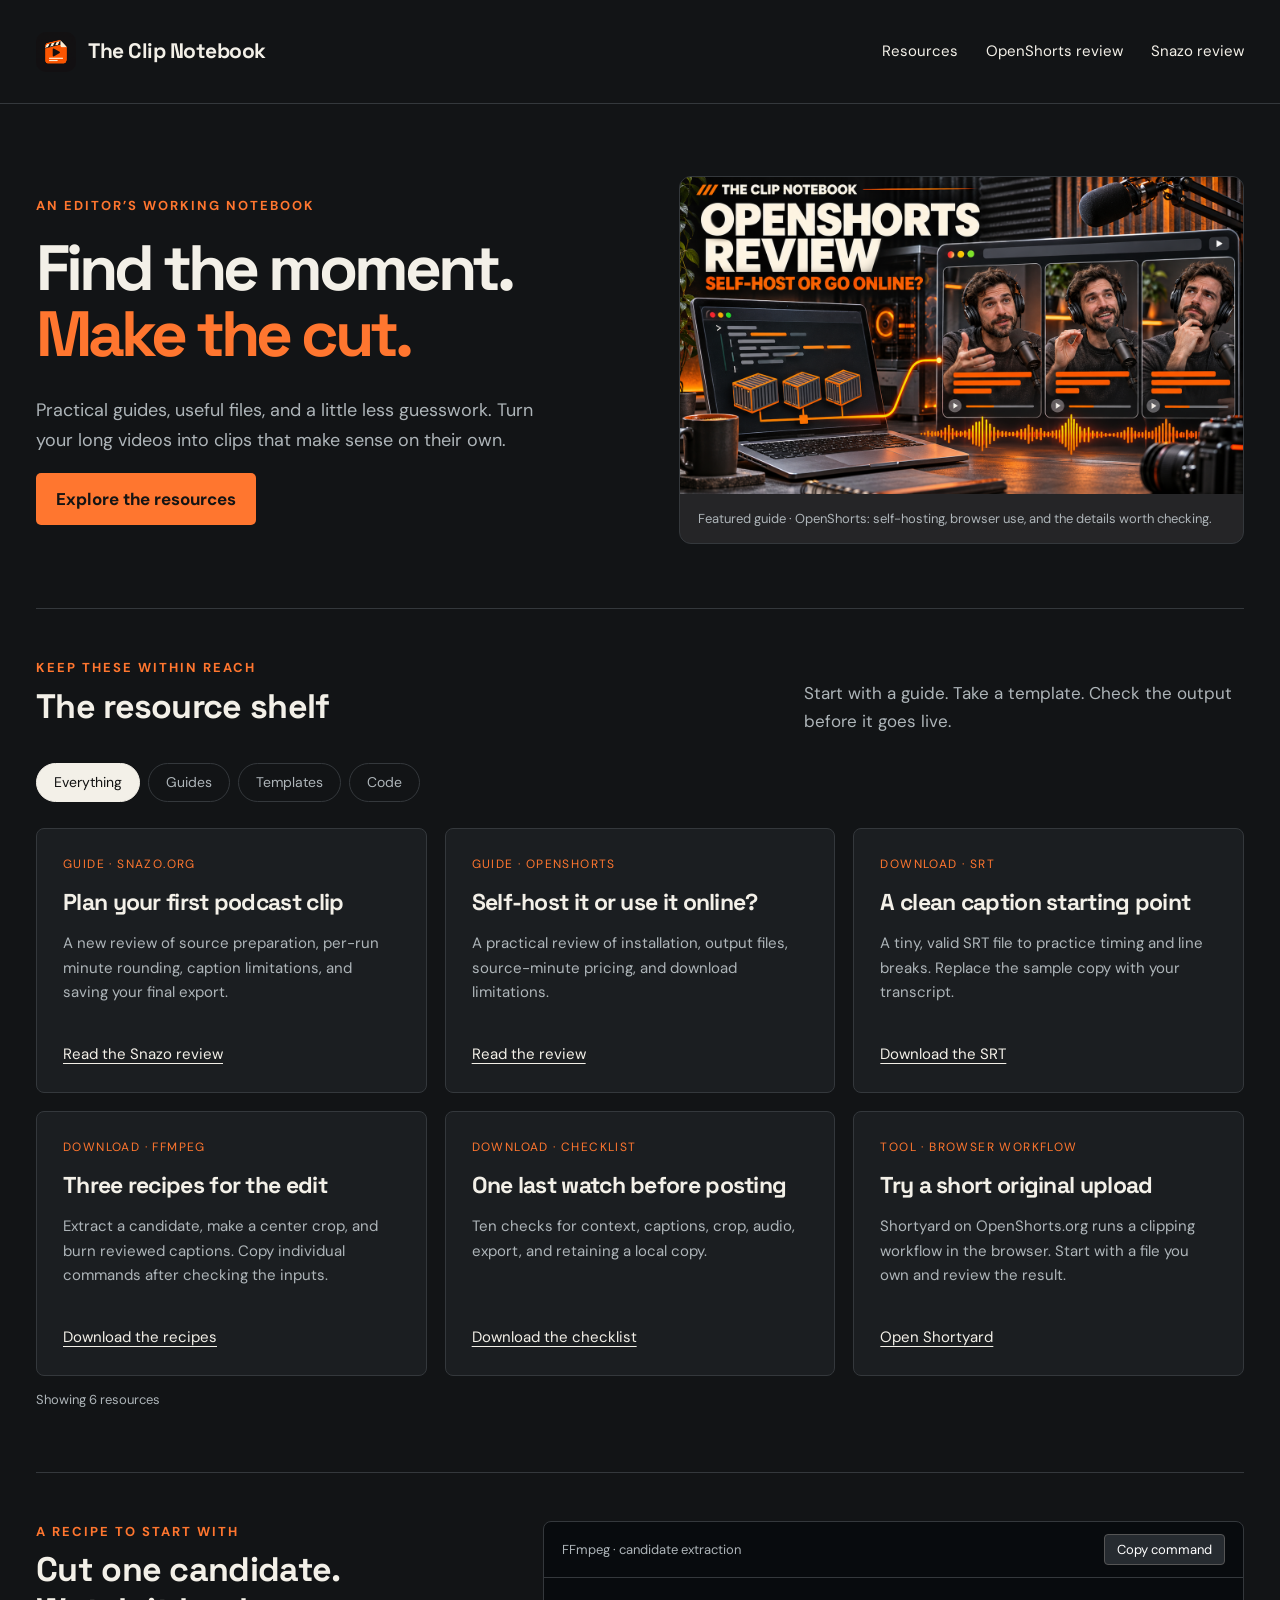
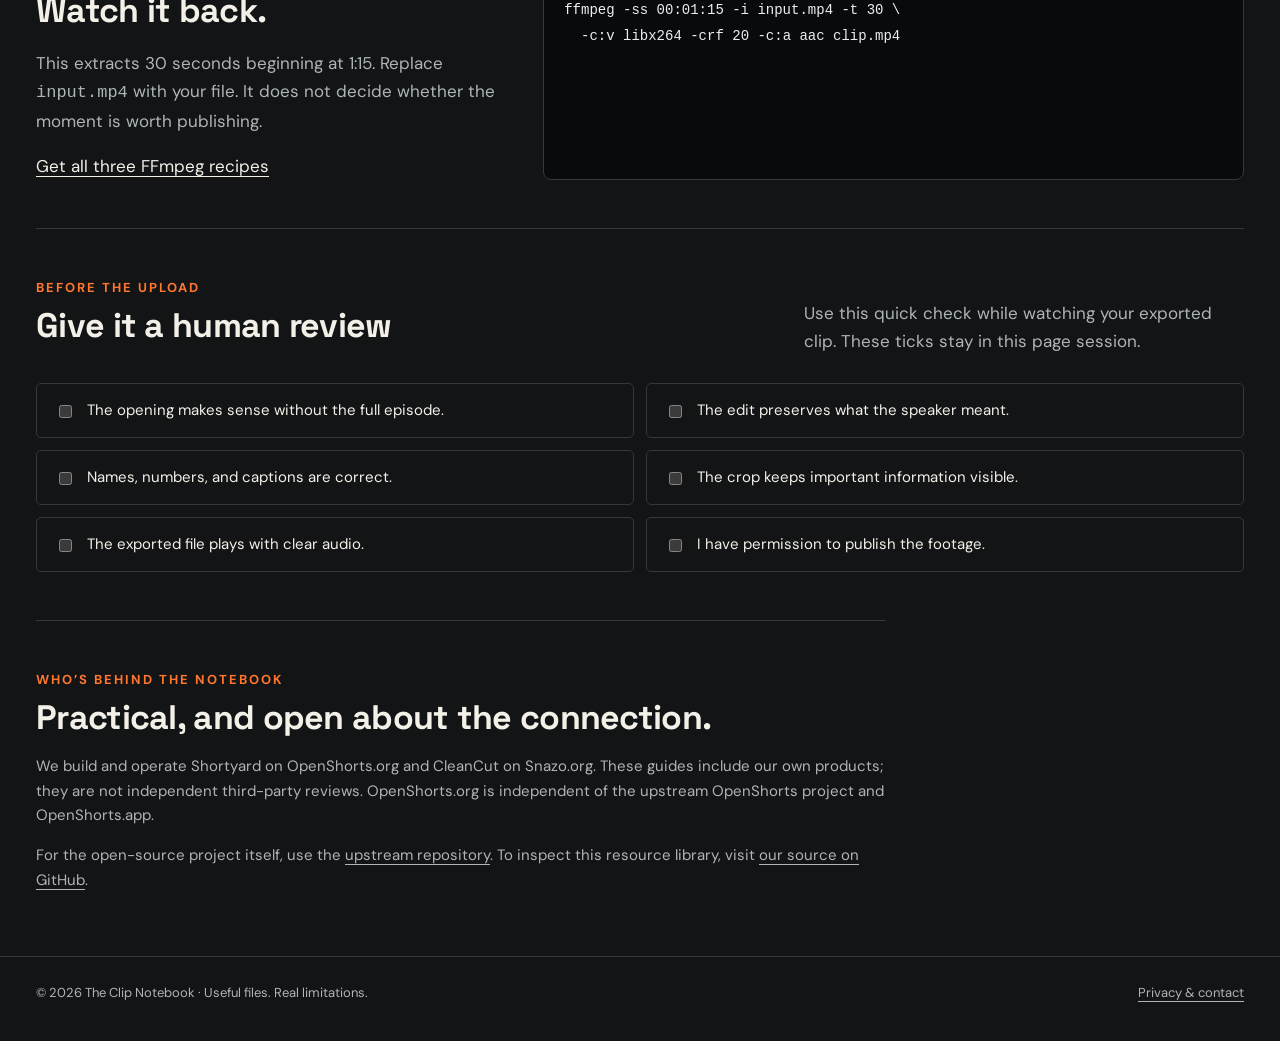
<file: docs/index.html>
<!doctype html><html lang="en"><head><meta charset="utf-8"><meta name="viewport" content="width=device-width,initial-scale=1"><title>The Clip Notebook — Video Clipping Guides & Resources</title><meta name="description" content="Practical Snazo and OpenShorts guides, downloadable caption templates, FFmpeg recipes and a pre-publish checklist for short-form video creators."><link rel="canonical" href="https://clipnotebook.github.io/clip-notebook/"><meta property="og:title" content="The Clip Notebook"><meta property="og:description" content="Make the cut. Practical video clipping guides and resources."><meta property="og:image" content="https://clipnotebook.github.io/clip-notebook/assets/cover.png"><meta property="og:type" content="website"><link rel="icon" href="assets/avatar.png"><link rel="stylesheet" href="style.css"></head><body>
<header><a class="brand" href="./"><img src="assets/avatar.png" alt="">The Clip Notebook</a><nav><a href="#resources">Resources</a><a href="guides/openshorts-review.html">OpenShorts review</a><a href="guides/snazo-podcast-clips-review.html">Snazo review</a></nav></header>
<main><section class="hero"><div><div class="eyebrow">An editor’s working notebook</div><h1>Find the moment.<br><span>Make the cut.</span></h1><p>Practical guides, useful files, and a little less guesswork. Turn your long videos into clips that make sense on their own.</p><a class="button" href="#resources">Explore the resources</a></div><div class="hero-art"><a href="guides/openshorts-review.html"><img src="assets/cover.png" alt="OpenShorts review: self-host or go online"></a><small>Featured guide · OpenShorts: self-hosting, browser use, and the details worth checking.</small></div></section>
<section class="section" id="resources"><div class="section-head"><div><div class="eyebrow">Keep these within reach</div><h2>The resource shelf</h2></div><p>Start with a guide. Take a template. Check the output before it goes live.</p></div><div class="filters" aria-label="Filter resources"><button aria-pressed="true" data-filter="all">Everything</button><button aria-pressed="false" data-filter="guide">Guides</button><button aria-pressed="false" data-filter="template">Templates</button><button aria-pressed="false" data-filter="code">Code</button></div><div class="resources">
<article class="resource" data-kind="guide"><span class="tag">Guide · Snazo.org</span><h3>Plan your first podcast clip</h3><p>A new review of source preparation, per-run minute rounding, caption limitations, and saving your final export.</p><a href="guides/snazo-podcast-clips-review.html">Read the Snazo review</a></article>
<article class="resource" data-kind="guide"><span class="tag">Guide · OpenShorts</span><h3>Self-host it or use it online?</h3><p>A practical review of installation, output files, source-minute pricing, and download limitations.</p><a href="guides/openshorts-review.html">Read the review</a></article>
<article class="resource" data-kind="template"><span class="tag">Download · SRT</span><h3>A clean caption starting point</h3><p>A tiny, valid SRT file to practice timing and line breaks. Replace the sample copy with your transcript.</p><a href="downloads/captions.srt" download>Download the SRT</a></article>
<article class="resource" data-kind="code"><span class="tag">Download · FFmpeg</span><h3>Three recipes for the edit</h3><p>Extract a candidate, make a center crop, and burn reviewed captions. Copy individual commands after checking the inputs.</p><a href="downloads/ffmpeg-recipes.sh" download>Download the recipes</a></article>
<article class="resource" data-kind="template"><span class="tag">Download · Checklist</span><h3>One last watch before posting</h3><p>Ten checks for context, captions, crop, audio, export, and retaining a local copy.</p><a href="downloads/clip-review-checklist.md" download>Download the checklist</a></article>
<article class="resource" data-kind="guide"><span class="tag">Tool · Browser workflow</span><h3>Try a short original upload</h3><p>Shortyard on OpenShorts.org runs a clipping workflow in the browser. Start with a file you own and review the result.</p><a href="https://openshorts.org/?utm_source=github-pages&utm_medium=outreach&utm_campaign=backlinks">Open Shortyard</a></article>
</div><p id="filter-status" aria-live="polite" style="font-size:13px;color:var(--muted)">Showing 6 resources</p></section>
<section class="section recipe"><div><div class="eyebrow">A recipe to start with</div><h2>Cut one candidate.<br>Watch it back.</h2><p>This extracts 30 seconds beginning at 1:15. Replace <code>input.mp4</code> with your file. It does not decide whether the moment is worth publishing.</p><a href="downloads/ffmpeg-recipes.sh" download>Get all three FFmpeg recipes</a></div><div class="terminal"><div class="terminal-bar"><span>FFmpeg · candidate extraction</span><button class="copy" id="copy-command">Copy command</button></div><pre id="command">ffmpeg -ss 00:01:15 -i input.mp4 -t 30 \
  -c:v libx264 -crf 20 -c:a aac clip.mp4</pre></div></section>
<section class="section"><div class="section-head"><div><div class="eyebrow">Before the upload</div><h2>Give it a human review</h2></div><p>Use this quick check while watching your exported clip. These ticks stay in this page session.</p></div><div class="checks"><label><input type="checkbox">The opening makes sense without the full episode.</label><label><input type="checkbox">The edit preserves what the speaker meant.</label><label><input type="checkbox">Names, numbers, and captions are correct.</label><label><input type="checkbox">The crop keeps important information visible.</label><label><input type="checkbox">The exported file plays with clear audio.</label><label><input type="checkbox">I have permission to publish the footage.</label></div></section>
<section class="section disclosure"><div class="eyebrow">Who’s behind the notebook</div><h2>Practical, and open about the connection.</h2><p>We build and operate Shortyard on OpenShorts.org and CleanCut on Snazo.org. These guides include our own products; they are not independent third-party reviews. OpenShorts.org is independent of the upstream OpenShorts project and OpenShorts.app.</p><p>For the open-source project itself, use the <a href="https://github.com/mutonby/openshorts">upstream repository</a>. To inspect this resource library, visit <a href="https://github.com/clipnotebook/clip-notebook">our source on GitHub</a>.</p></section></main>
<footer><span>© 2026 The Clip Notebook · Useful files. Real limitations.</span><a href="privacy.html">Privacy & contact</a></footer><script src="app.js"></script></body></html>
</file>
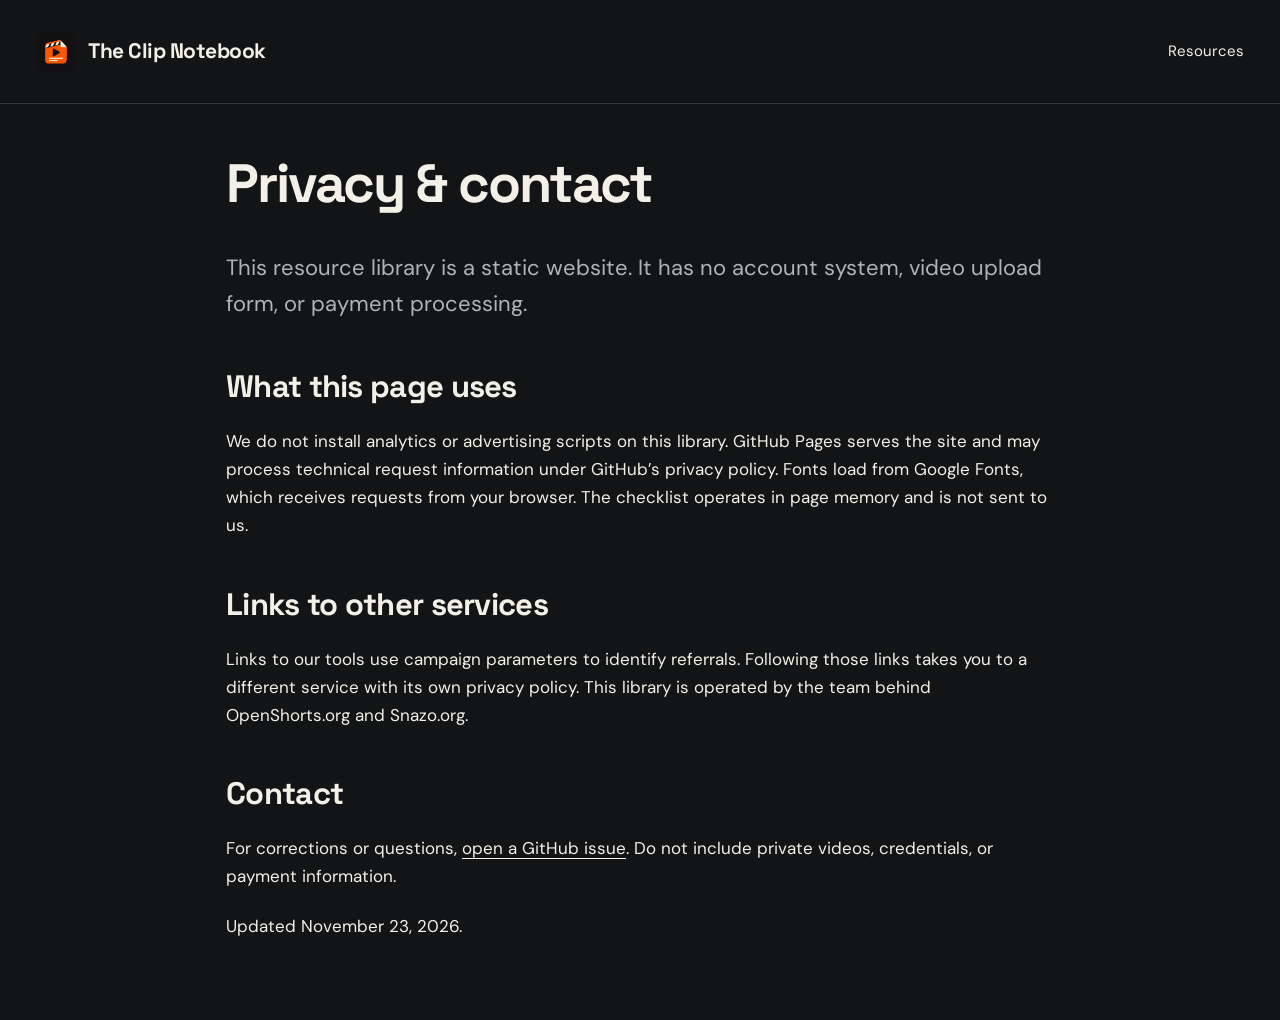
<file: docs/privacy.html>
<!doctype html><html lang="en"><head><meta charset="utf-8"><meta name="viewport" content="width=device-width,initial-scale=1"><title>Privacy & Contact — The Clip Notebook</title><meta name="description" content="Privacy and contact information for The Clip Notebook resource library."><link rel="canonical" href="https://clipnotebook.github.io/clip-notebook/privacy.html"><link rel="stylesheet" href="style.css"><link rel="icon" href="assets/avatar.png"></head><body><header><a class="brand" href="./"><img src="assets/avatar.png" alt="">The Clip Notebook</a><nav><a href="./">Resources</a></nav></header><main class="article"><h1>Privacy & contact</h1><p>This resource library is a static website. It has no account system, video upload form, or payment processing.</p><h2>What this page uses</h2><p>We do not install analytics or advertising scripts on this library. GitHub Pages serves the site and may process technical request information under GitHub’s privacy policy. Fonts load from Google Fonts, which receives requests from your browser. The checklist operates in page memory and is not sent to us.</p><h2>Links to other services</h2><p>Links to our tools use campaign parameters to identify referrals. Following those links takes you to a different service with its own privacy policy. This library is operated by the team behind OpenShorts.org and Snazo.org.</p><h2>Contact</h2><p>For corrections or questions, <a href="https://github.com/clipnotebook/clip-notebook/issues">open a GitHub issue</a>. Do not include private videos, credentials, or payment information.</p><p>Updated November 23, 2026.</p></main></body></html>
</file>
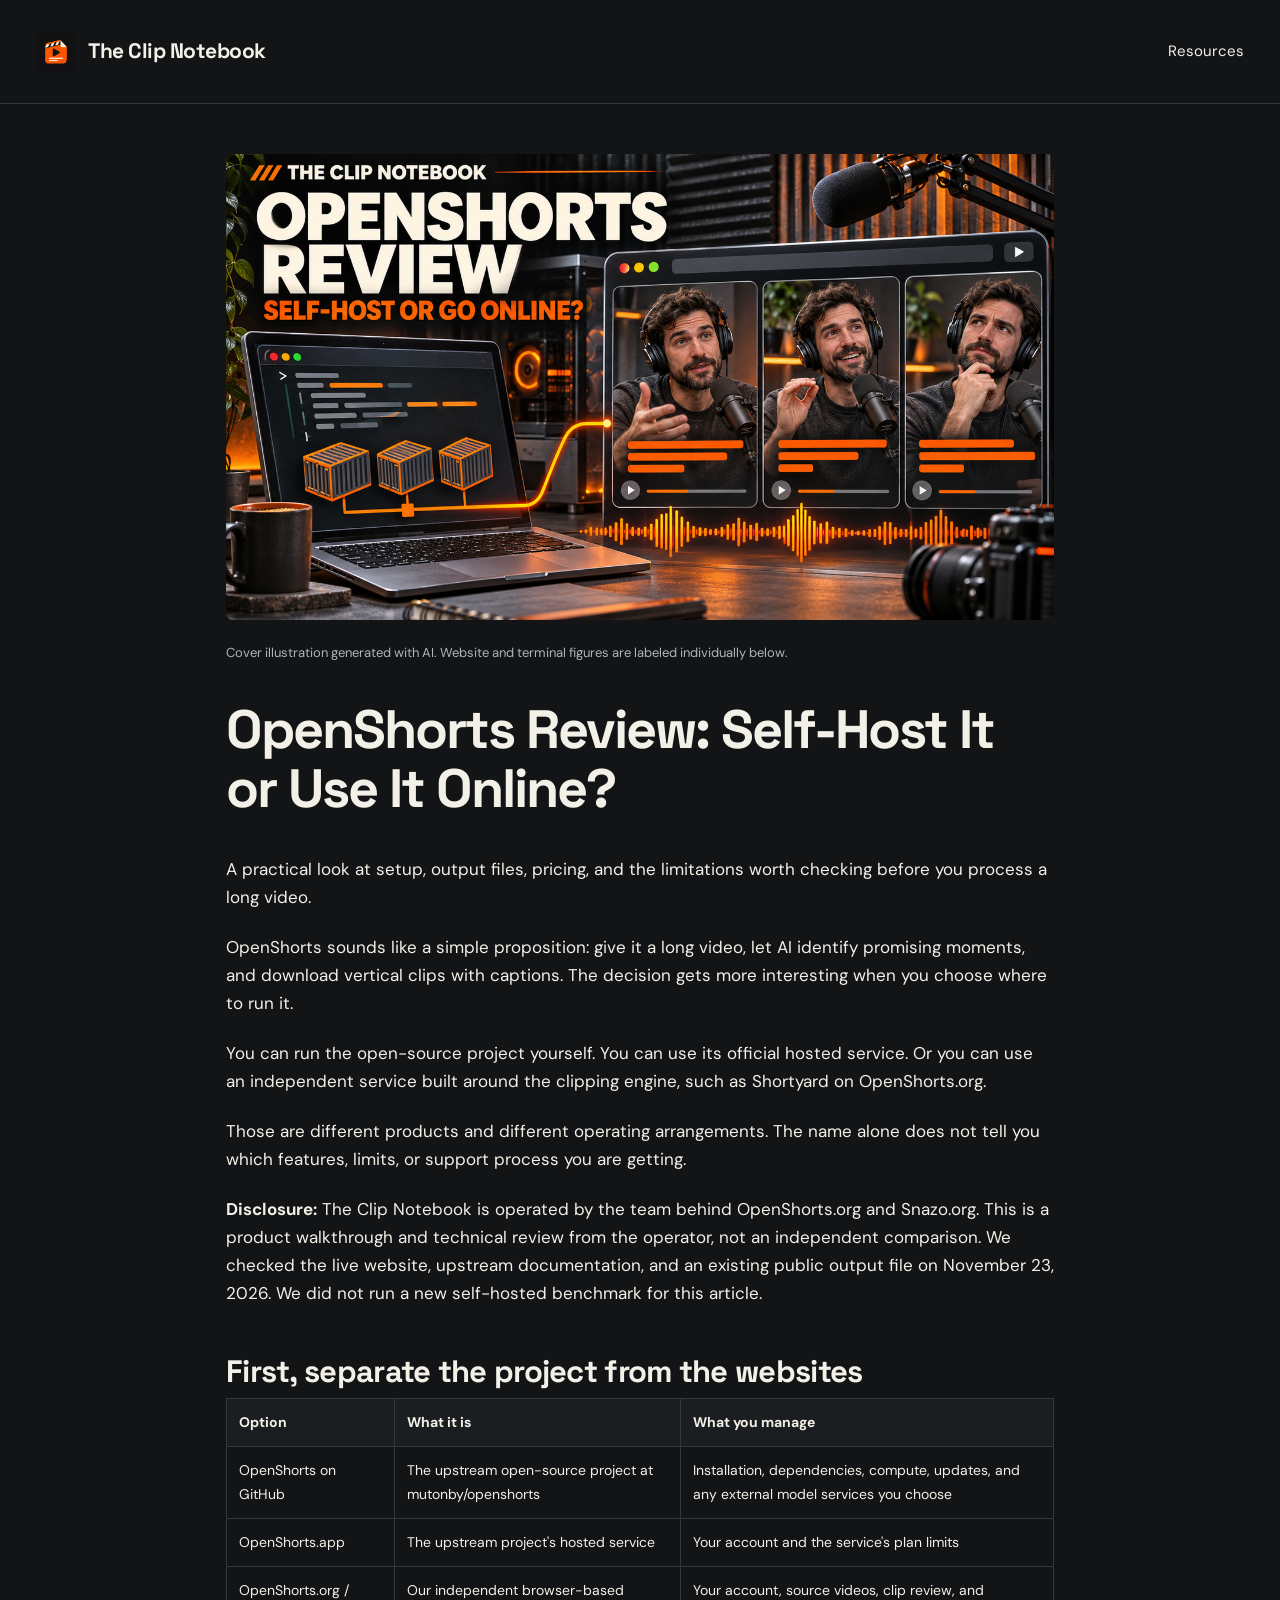
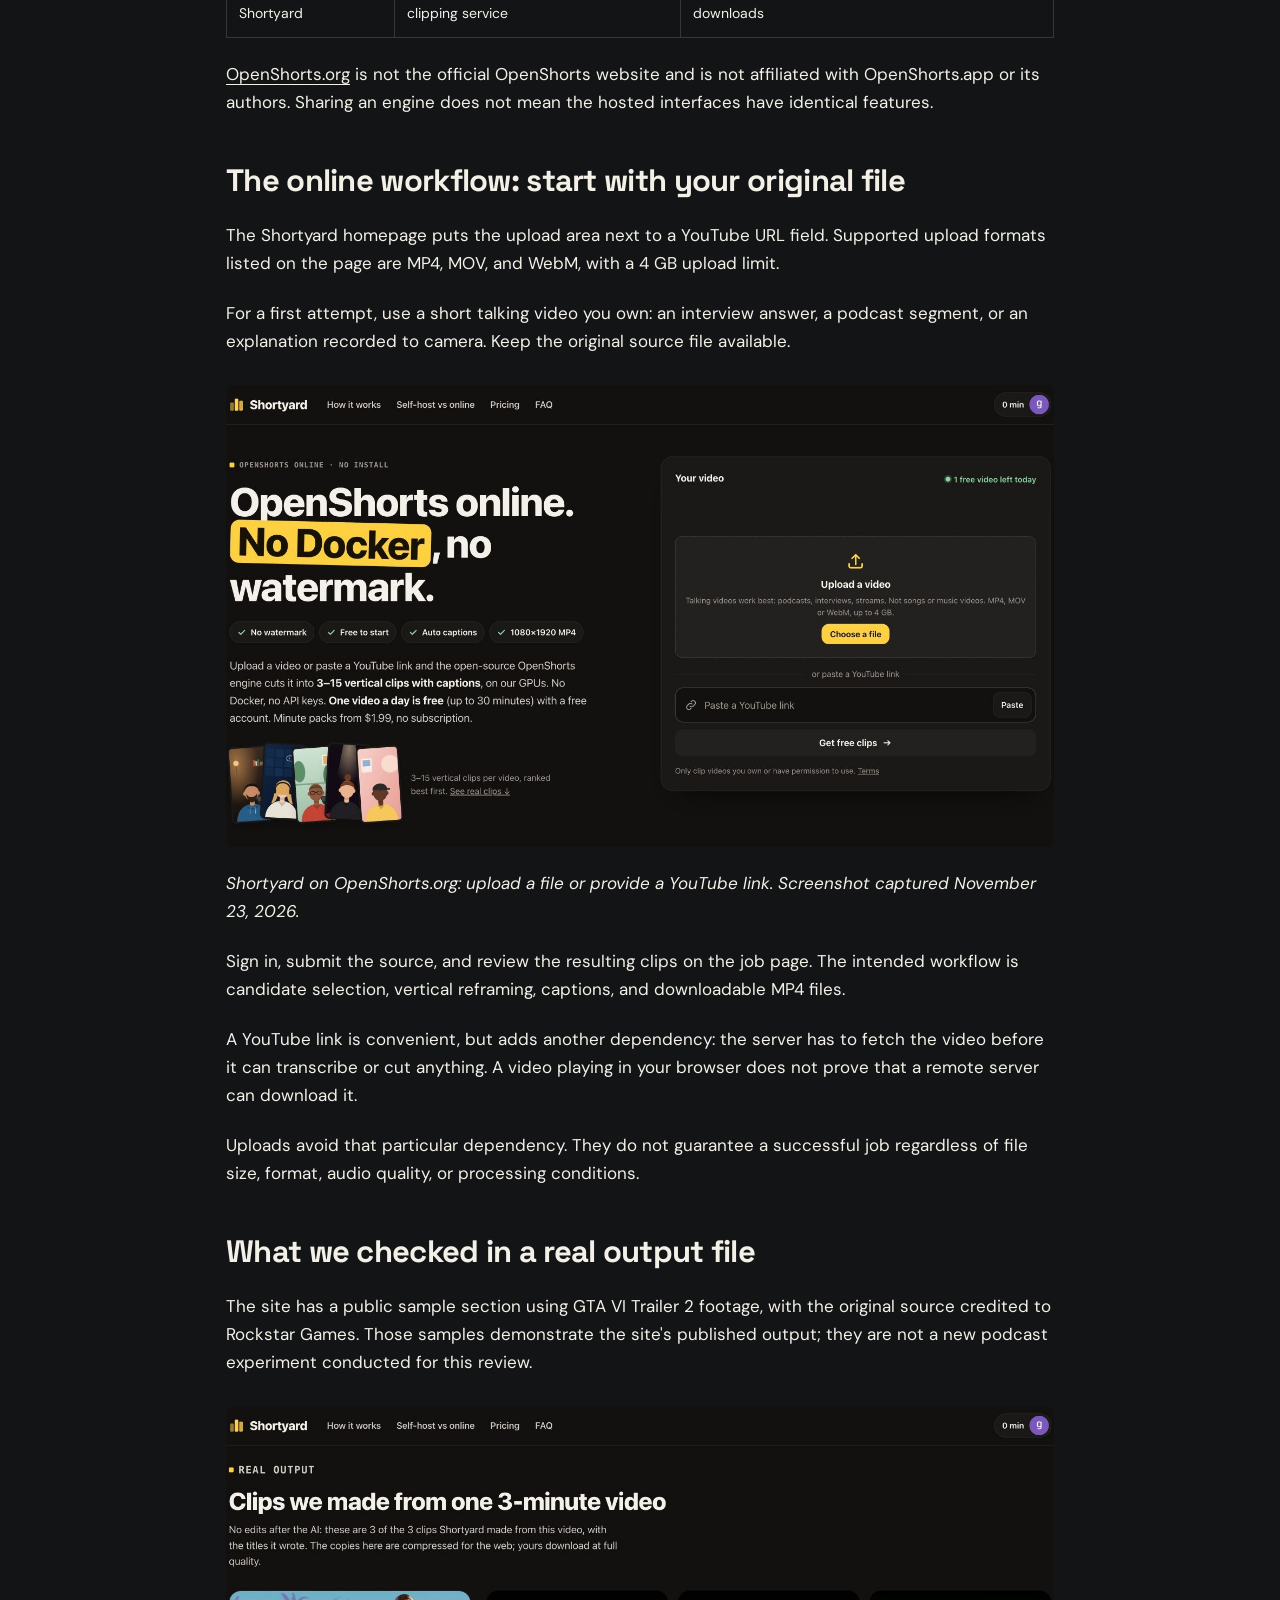
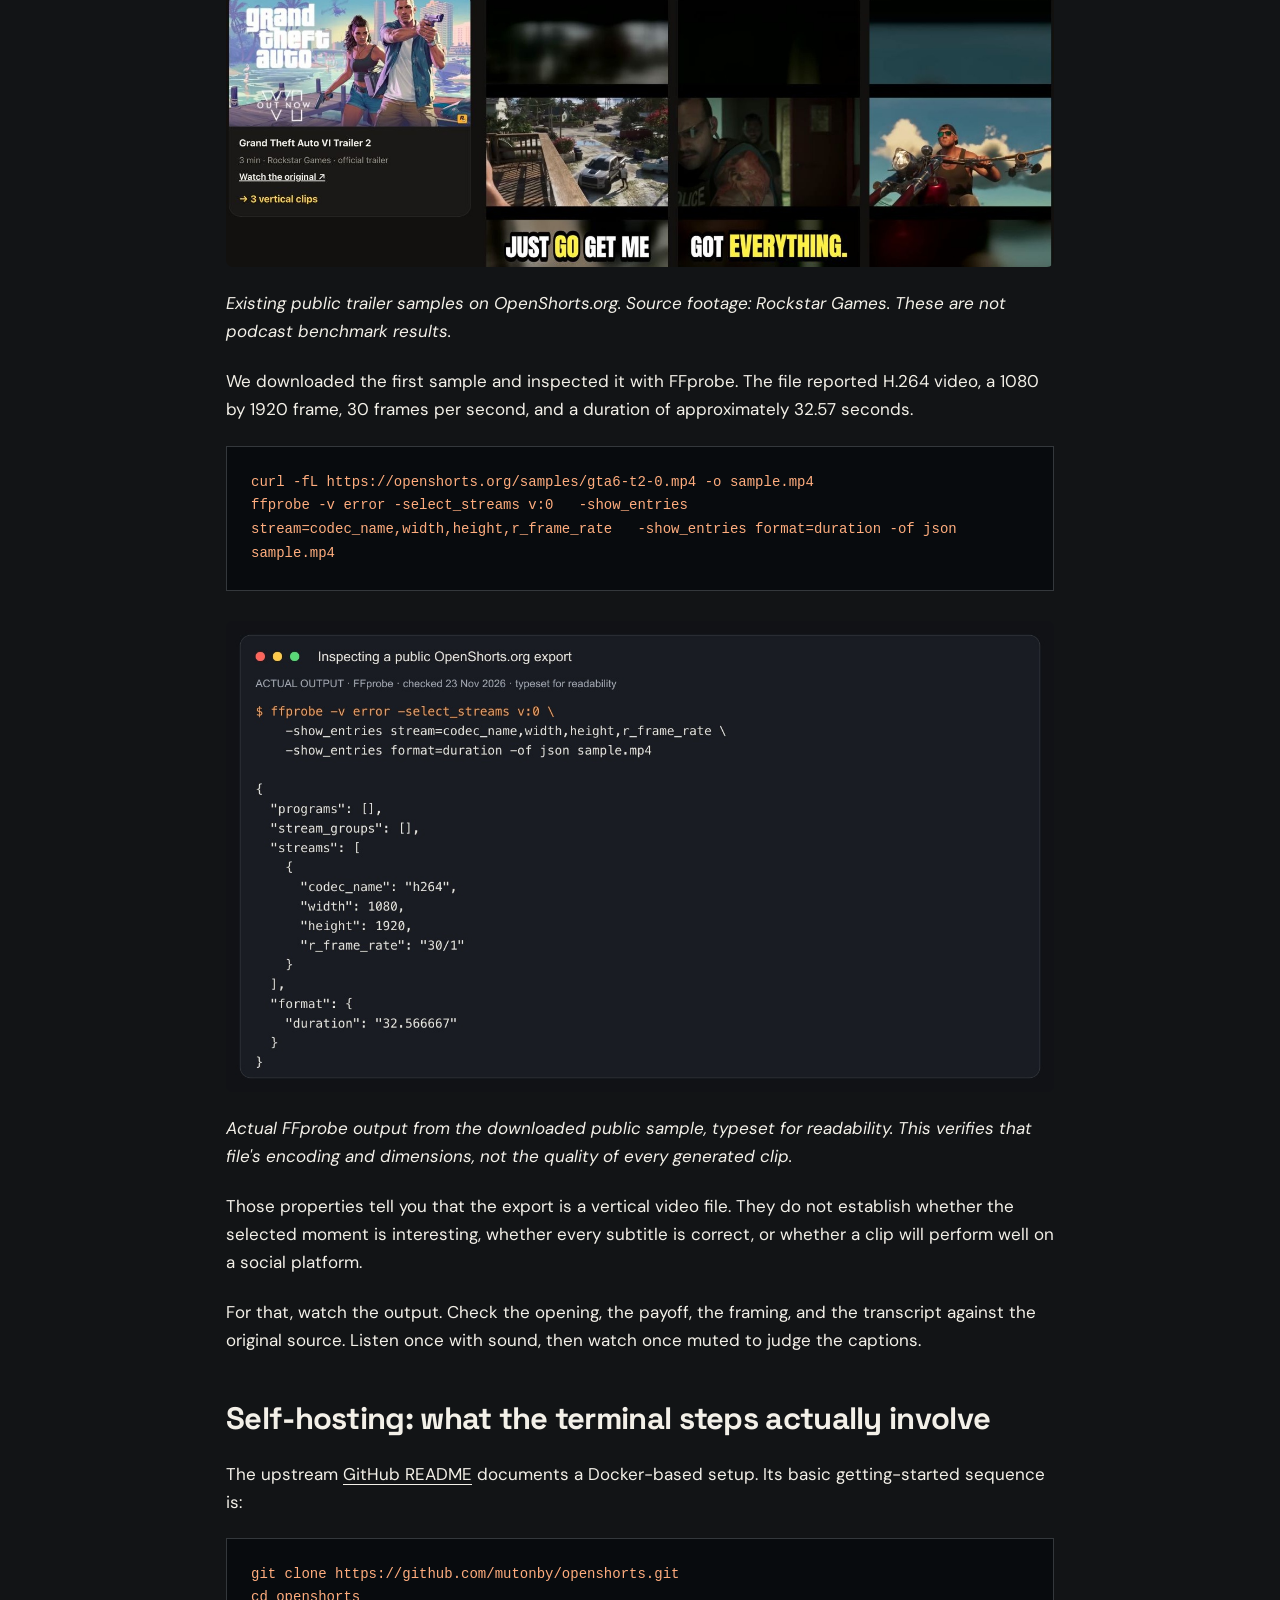
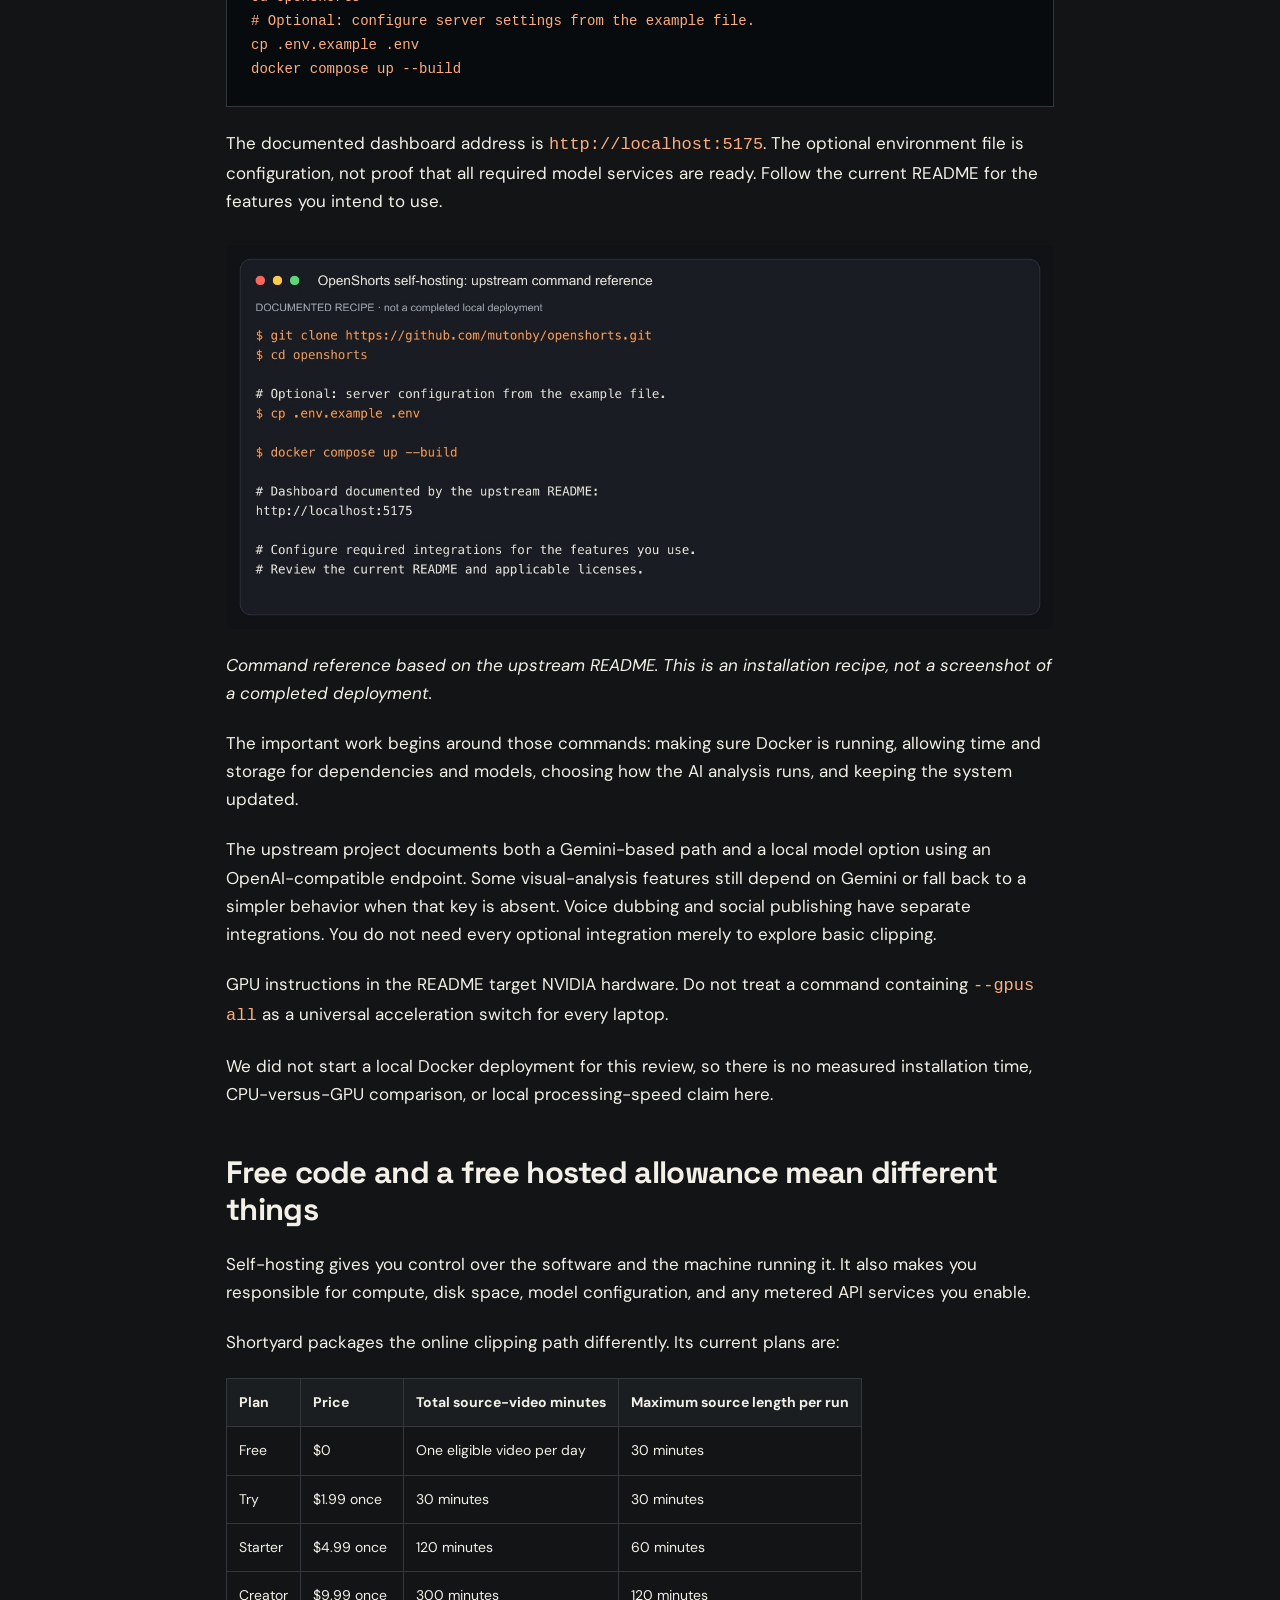
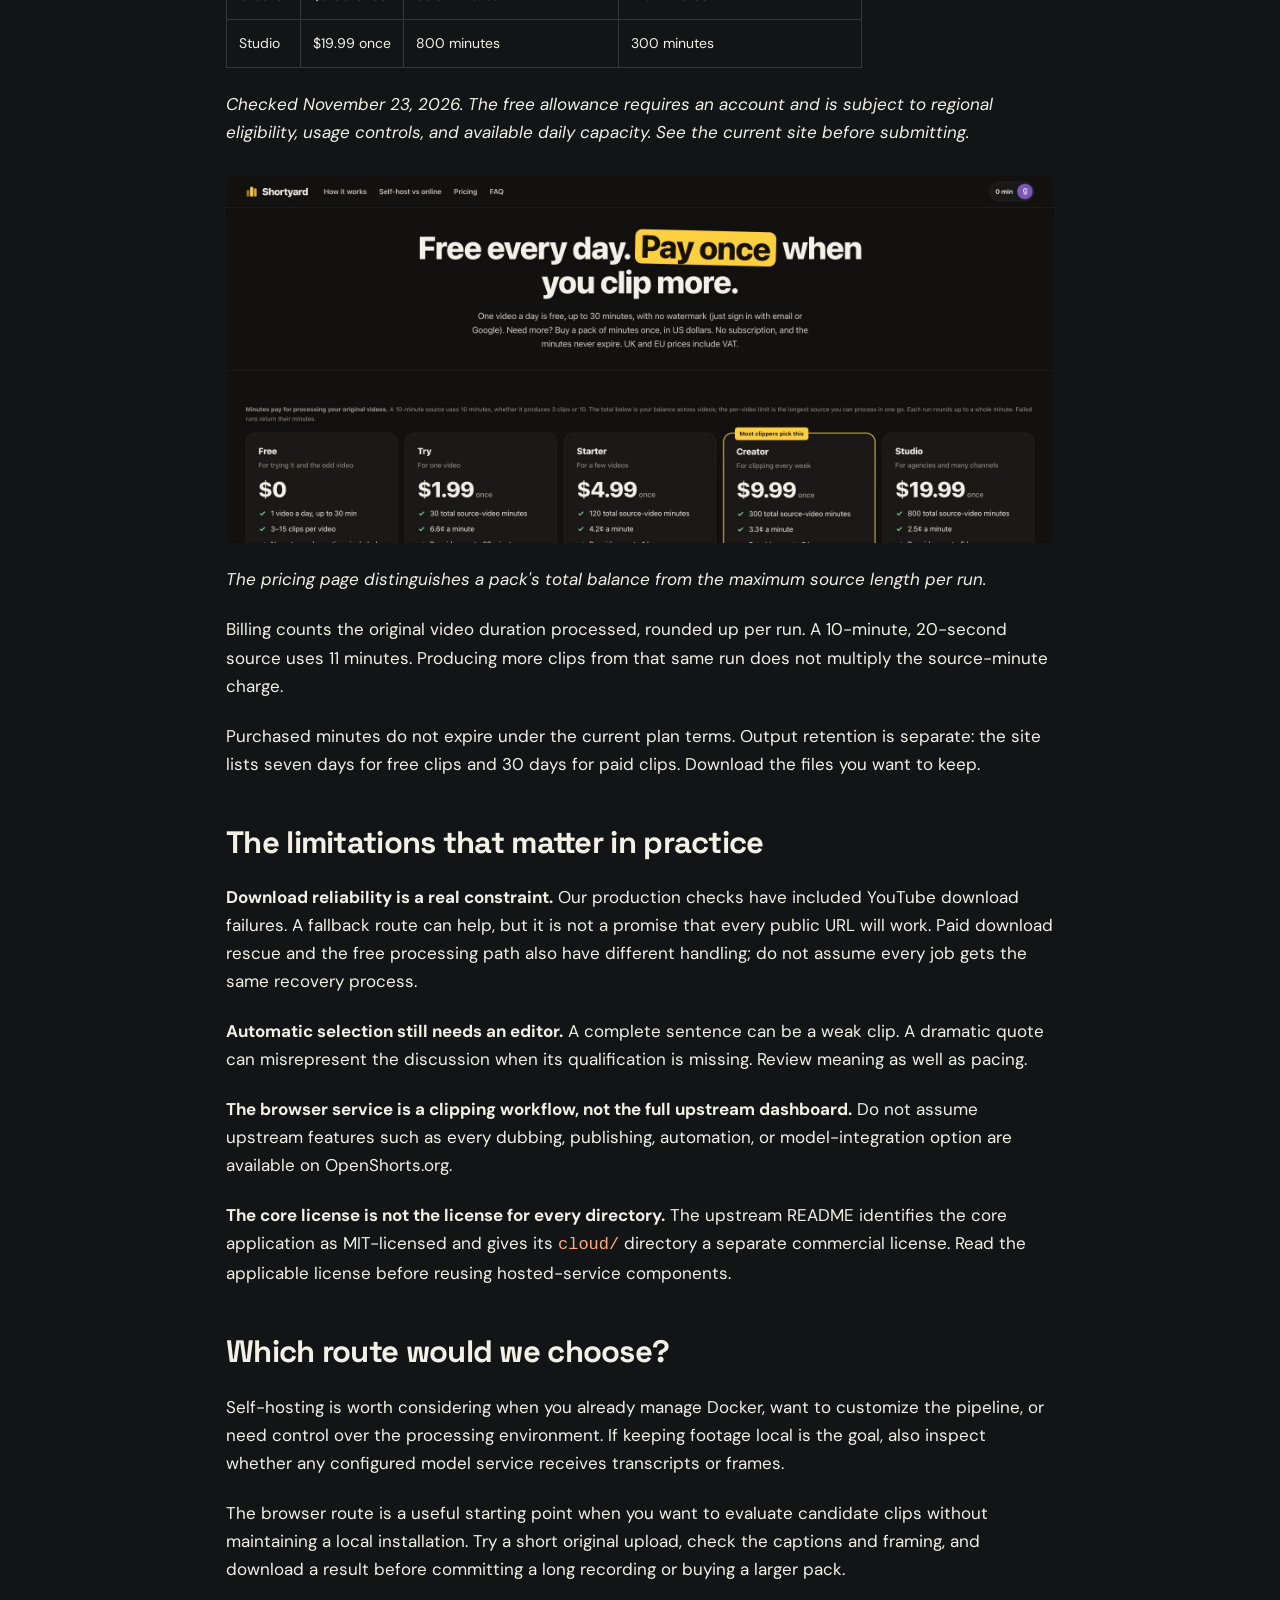
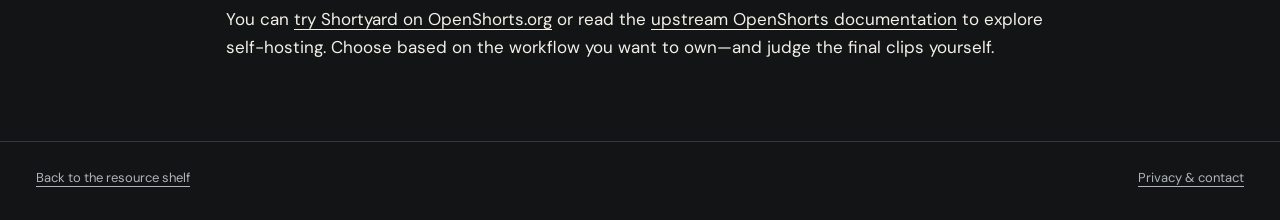
<file: docs/guides/openshorts-review.html>
<!doctype html><html lang="en"><head><meta charset="utf-8"><meta name="viewport" content="width=device-width,initial-scale=1"><title>OpenShorts Review: Self-Host or Go Online? — The Clip Notebook</title><meta name="description" content="A practical operator review of OpenShorts setup, output formats, source-minute pricing, self-hosting and limitations."><link rel="canonical" href="https://clipnotebook.github.io/clip-notebook/guides/openshorts-review.html"><meta property="og:image" content="https://clipnotebook.github.io/clip-notebook/assets/cover.png"><link rel="icon" href="../assets/avatar.png"><link rel="stylesheet" href="../style.css"></head><body><header><a class="brand" href="../"><img src="../assets/avatar.png" alt="">The Clip Notebook</a><nav><a href="../#resources">Resources</a></nav></header><main class="article"><img src="../assets/cover.png" alt="OpenShorts review: self-host or go online"><p style="font-size:13px;color:#aeb5b9">Cover illustration generated with AI. Website and terminal figures are labeled individually below.</p><h1>OpenShorts Review: Self-Host It or Use It Online?</h1>
<p>A practical look at setup, output files, pricing, and the limitations worth checking before you process a long video.</p>
<p>OpenShorts sounds like a simple proposition: give it a long video, let AI identify promising moments, and download vertical clips with captions. The decision gets more interesting when you choose where to run it.</p>
<p>You can run the open-source project yourself. You can use its official hosted service. Or you can use an independent service built around the clipping engine, such as Shortyard on OpenShorts.org.</p>
<p>Those are different products and different operating arrangements. The name alone does not tell you which features, limits, or support process you are getting.</p>
<p><strong>Disclosure:</strong> The Clip Notebook is operated by the team behind OpenShorts.org and Snazo.org. This is a product walkthrough and technical review from the operator, not an independent comparison. We checked the live website, upstream documentation, and an existing public output file on November 23, 2026. We did not run a new self-hosted benchmark for this article.</p>
<h2>First, separate the project from the websites</h2>
<table>
<thead>
<tr>
<th>Option</th>
<th>What it is</th>
<th>What you manage</th>
</tr>
</thead>
<tbody><tr>
<td>OpenShorts on GitHub</td>
<td>The upstream open-source project at mutonby/openshorts</td>
<td>Installation, dependencies, compute, updates, and any external model services you choose</td>
</tr>
<tr>
<td>OpenShorts.app</td>
<td>The upstream project&#39;s hosted service</td>
<td>Your account and the service&#39;s plan limits</td>
</tr>
<tr>
<td>OpenShorts.org / Shortyard</td>
<td>Our independent browser-based clipping service</td>
<td>Your account, source videos, clip review, and downloads</td>
</tr>
</tbody></table>
<p><a href="https://openshorts.org/?utm_source=github-pages&amp;utm_medium=outreach&amp;utm_campaign=backlinks">OpenShorts.org</a> is not the official OpenShorts website and is not affiliated with OpenShorts.app or its authors. Sharing an engine does not mean the hosted interfaces have identical features.</p>
<h2>The online workflow: start with your original file</h2>
<p>The Shortyard homepage puts the upload area next to a YouTube URL field. Supported upload formats listed on the page are MP4, MOV, and WebM, with a 4 GB upload limit.</p>
<p>For a first attempt, use a short talking video you own: an interview answer, a podcast segment, or an explanation recorded to camera. Keep the original source file available.</p>
<p><img src="../assets/01-online-upload.jpg" alt="Shortyard upload interface"></p>
<p><em>Shortyard on OpenShorts.org: upload a file or provide a YouTube link. Screenshot captured November 23, 2026.</em></p>
<p>Sign in, submit the source, and review the resulting clips on the job page. The intended workflow is candidate selection, vertical reframing, captions, and downloadable MP4 files.</p>
<p>A YouTube link is convenient, but adds another dependency: the server has to fetch the video before it can transcribe or cut anything. A video playing in your browser does not prove that a remote server can download it.</p>
<p>Uploads avoid that particular dependency. They do not guarantee a successful job regardless of file size, format, audio quality, or processing conditions.</p>
<h2>What we checked in a real output file</h2>
<p>The site has a public sample section using GTA VI Trailer 2 footage, with the original source credited to Rockstar Games. Those samples demonstrate the site&#39;s published output; they are not a new podcast experiment conducted for this review.</p>
<p><img src="../assets/02-public-samples.jpg" alt="Public sample clips"></p>
<p><em>Existing public trailer samples on OpenShorts.org. Source footage: Rockstar Games. These are not podcast benchmark results.</em></p>
<p>We downloaded the first sample and inspected it with FFprobe. The file reported H.264 video, a 1080 by 1920 frame, 30 frames per second, and a duration of approximately 32.57 seconds.</p>
<pre><code class="language-bash">curl -fL https://openshorts.org/samples/gta6-t2-0.mp4 -o sample.mp4
ffprobe -v error -select_streams v:0   -show_entries stream=codec_name,width,height,r_frame_rate   -show_entries format=duration -of json sample.mp4
</code></pre>
<p><img src="../assets/04-terminal-output.jpg" alt="Actual FFprobe output, typeset for readability"></p>
<p><em>Actual FFprobe output from the downloaded public sample, typeset for readability. This verifies that file&#39;s encoding and dimensions, not the quality of every generated clip.</em></p>
<p>Those properties tell you that the export is a vertical video file. They do not establish whether the selected moment is interesting, whether every subtitle is correct, or whether a clip will perform well on a social platform.</p>
<p>For that, watch the output. Check the opening, the payoff, the framing, and the transcript against the original source. Listen once with sound, then watch once muted to judge the captions.</p>
<h2>Self-hosting: what the terminal steps actually involve</h2>
<p>The upstream <a href="https://github.com/mutonby/openshorts#readme">GitHub README</a> documents a Docker-based setup. Its basic getting-started sequence is:</p>
<pre><code class="language-bash">git clone https://github.com/mutonby/openshorts.git
cd openshorts
# Optional: configure server settings from the example file.
cp .env.example .env
docker compose up --build
</code></pre>
<p>The documented dashboard address is <code>http://localhost:5175</code>. The optional environment file is configuration, not proof that all required model services are ready. Follow the current README for the features you intend to use.</p>
<p><img src="../assets/05-terminal-self-host.jpg" alt="Upstream self-hosting command reference"></p>
<p><em>Command reference based on the upstream README. This is an installation recipe, not a screenshot of a completed deployment.</em></p>
<p>The important work begins around those commands: making sure Docker is running, allowing time and storage for dependencies and models, choosing how the AI analysis runs, and keeping the system updated.</p>
<p>The upstream project documents both a Gemini-based path and a local model option using an OpenAI-compatible endpoint. Some visual-analysis features still depend on Gemini or fall back to a simpler behavior when that key is absent. Voice dubbing and social publishing have separate integrations. You do not need every optional integration merely to explore basic clipping.</p>
<p>GPU instructions in the README target NVIDIA hardware. Do not treat a command containing <code>--gpus all</code> as a universal acceleration switch for every laptop.</p>
<p>We did not start a local Docker deployment for this review, so there is no measured installation time, CPU-versus-GPU comparison, or local processing-speed claim here.</p>
<h2>Free code and a free hosted allowance mean different things</h2>
<p>Self-hosting gives you control over the software and the machine running it. It also makes you responsible for compute, disk space, model configuration, and any metered API services you enable.</p>
<p>Shortyard packages the online clipping path differently. Its current plans are:</p>
<table>
<thead>
<tr>
<th>Plan</th>
<th>Price</th>
<th>Total source-video minutes</th>
<th>Maximum source length per run</th>
</tr>
</thead>
<tbody><tr>
<td>Free</td>
<td>$0</td>
<td>One eligible video per day</td>
<td>30 minutes</td>
</tr>
<tr>
<td>Try</td>
<td>$1.99 once</td>
<td>30 minutes</td>
<td>30 minutes</td>
</tr>
<tr>
<td>Starter</td>
<td>$4.99 once</td>
<td>120 minutes</td>
<td>60 minutes</td>
</tr>
<tr>
<td>Creator</td>
<td>$9.99 once</td>
<td>300 minutes</td>
<td>120 minutes</td>
</tr>
<tr>
<td>Studio</td>
<td>$19.99 once</td>
<td>800 minutes</td>
<td>300 minutes</td>
</tr>
</tbody></table>
<p><em>Checked November 23, 2026. The free allowance requires an account and is subject to regional eligibility, usage controls, and available daily capacity. See the current site before submitting.</em></p>
<p><img src="../assets/03-pricing.jpg" alt="Shortyard pricing page"></p>
<p><em>The pricing page distinguishes a pack&#39;s total balance from the maximum source length per run.</em></p>
<p>Billing counts the original video duration processed, rounded up per run. A 10-minute, 20-second source uses 11 minutes. Producing more clips from that same run does not multiply the source-minute charge.</p>
<p>Purchased minutes do not expire under the current plan terms. Output retention is separate: the site lists seven days for free clips and 30 days for paid clips. Download the files you want to keep.</p>
<h2>The limitations that matter in practice</h2>
<p><strong>Download reliability is a real constraint.</strong> Our production checks have included YouTube download failures. A fallback route can help, but it is not a promise that every public URL will work. Paid download rescue and the free processing path also have different handling; do not assume every job gets the same recovery process.</p>
<p><strong>Automatic selection still needs an editor.</strong> A complete sentence can be a weak clip. A dramatic quote can misrepresent the discussion when its qualification is missing. Review meaning as well as pacing.</p>
<p><strong>The browser service is a clipping workflow, not the full upstream dashboard.</strong> Do not assume upstream features such as every dubbing, publishing, automation, or model-integration option are available on OpenShorts.org.</p>
<p><strong>The core license is not the license for every directory.</strong> The upstream README identifies the core application as MIT-licensed and gives its <code>cloud/</code> directory a separate commercial license. Read the applicable license before reusing hosted-service components.</p>
<h2>Which route would we choose?</h2>
<p>Self-hosting is worth considering when you already manage Docker, want to customize the pipeline, or need control over the processing environment. If keeping footage local is the goal, also inspect whether any configured model service receives transcripts or frames.</p>
<p>The browser route is a useful starting point when you want to evaluate candidate clips without maintaining a local installation. Try a short original upload, check the captions and framing, and download a result before committing a long recording or buying a larger pack.</p>
<p>You can <a href="https://openshorts.org/?utm_source=github-pages&amp;utm_medium=outreach&amp;utm_campaign=backlinks">try Shortyard on OpenShorts.org</a> or read the <a href="https://github.com/mutonby/openshorts#readme">upstream OpenShorts documentation</a> to explore self-hosting. Choose based on the workflow you want to own—and judge the final clips yourself.</p>
</main><footer><a href="../">Back to the resource shelf</a><a href="../privacy.html">Privacy & contact</a></footer></body></html>
</file>
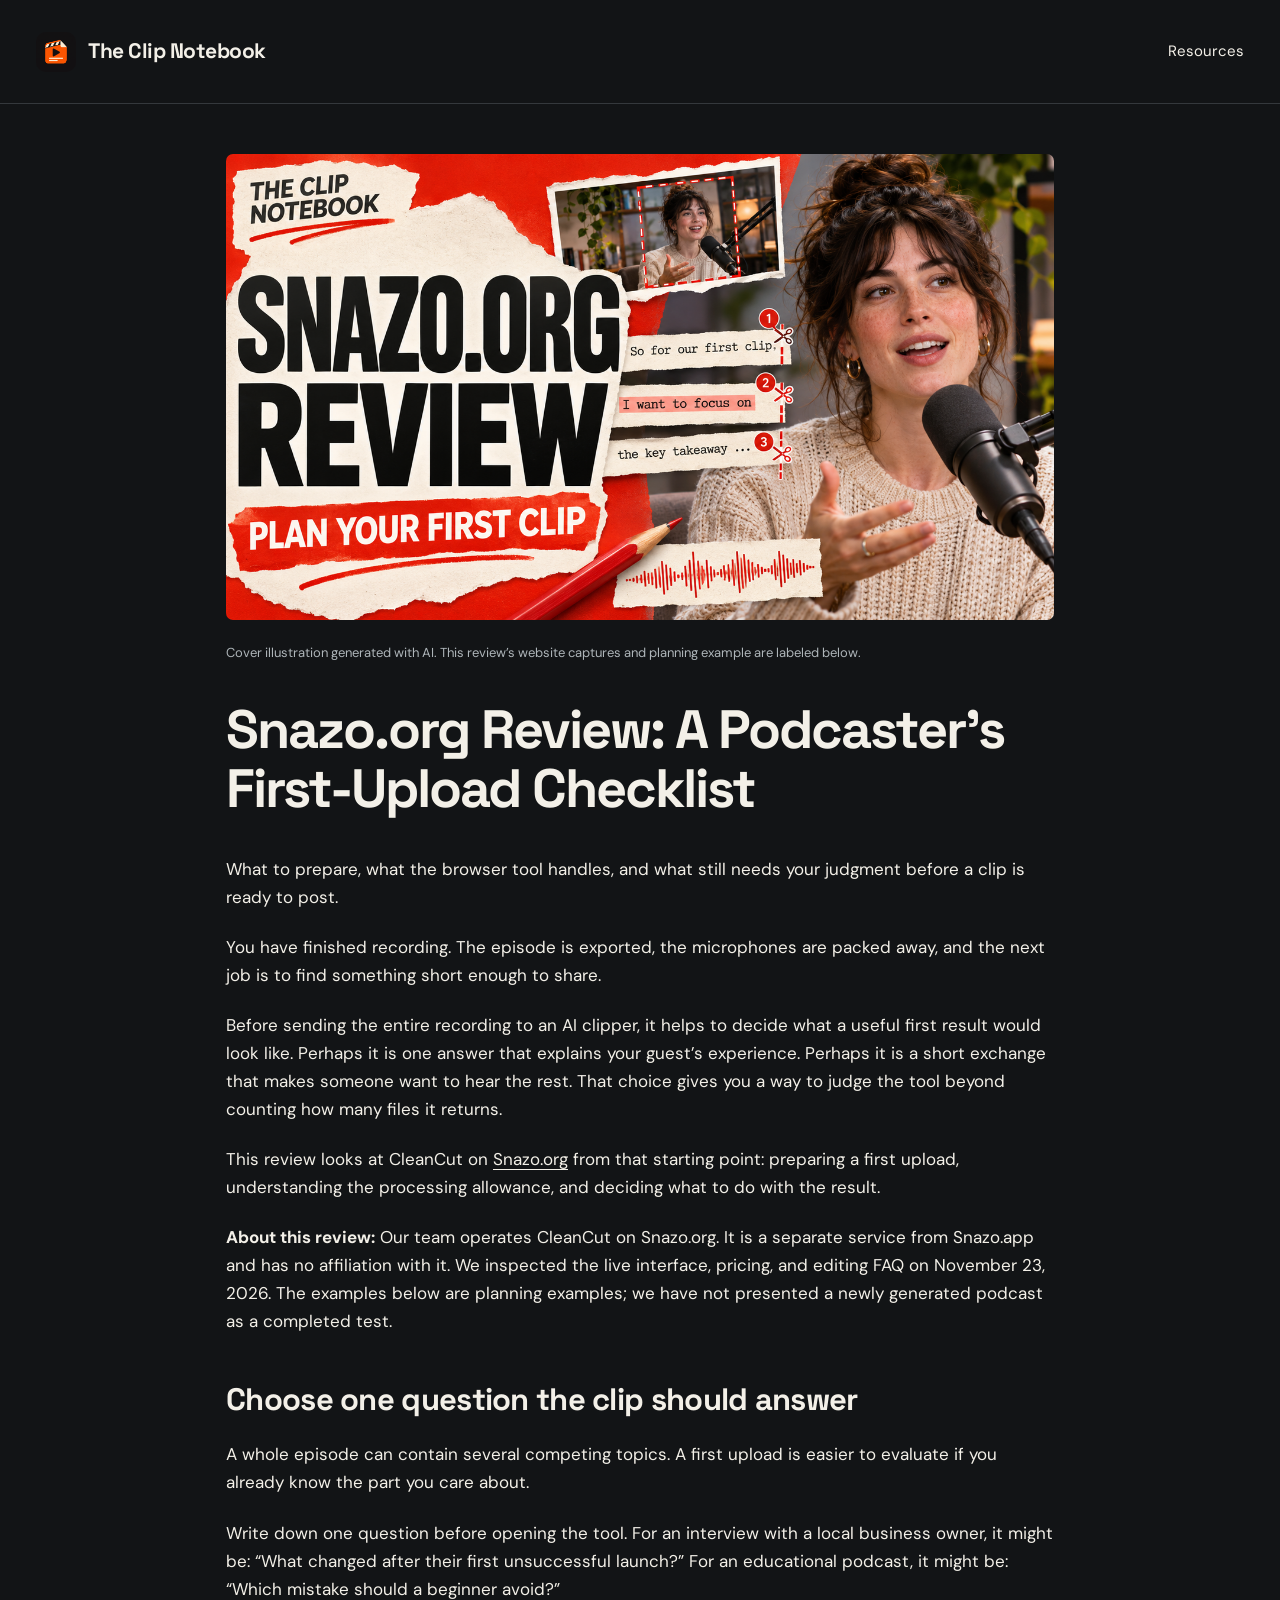
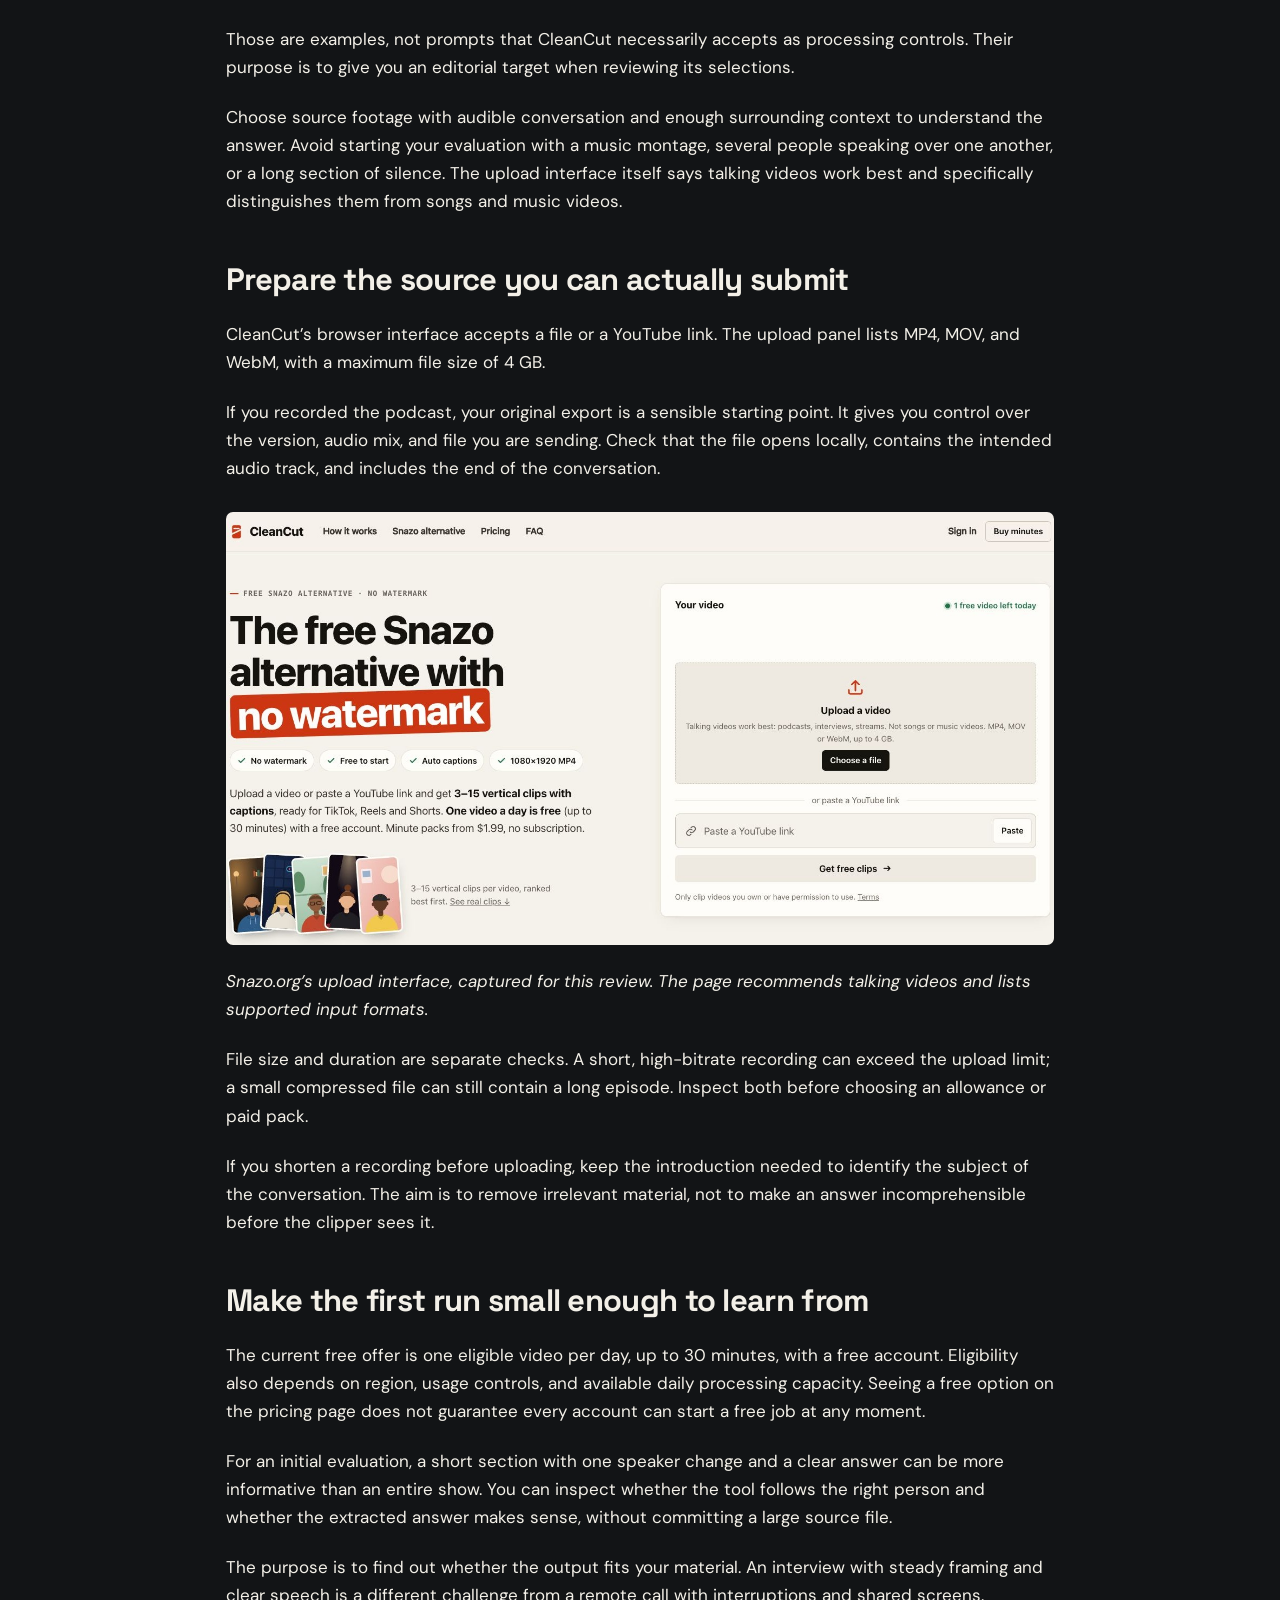
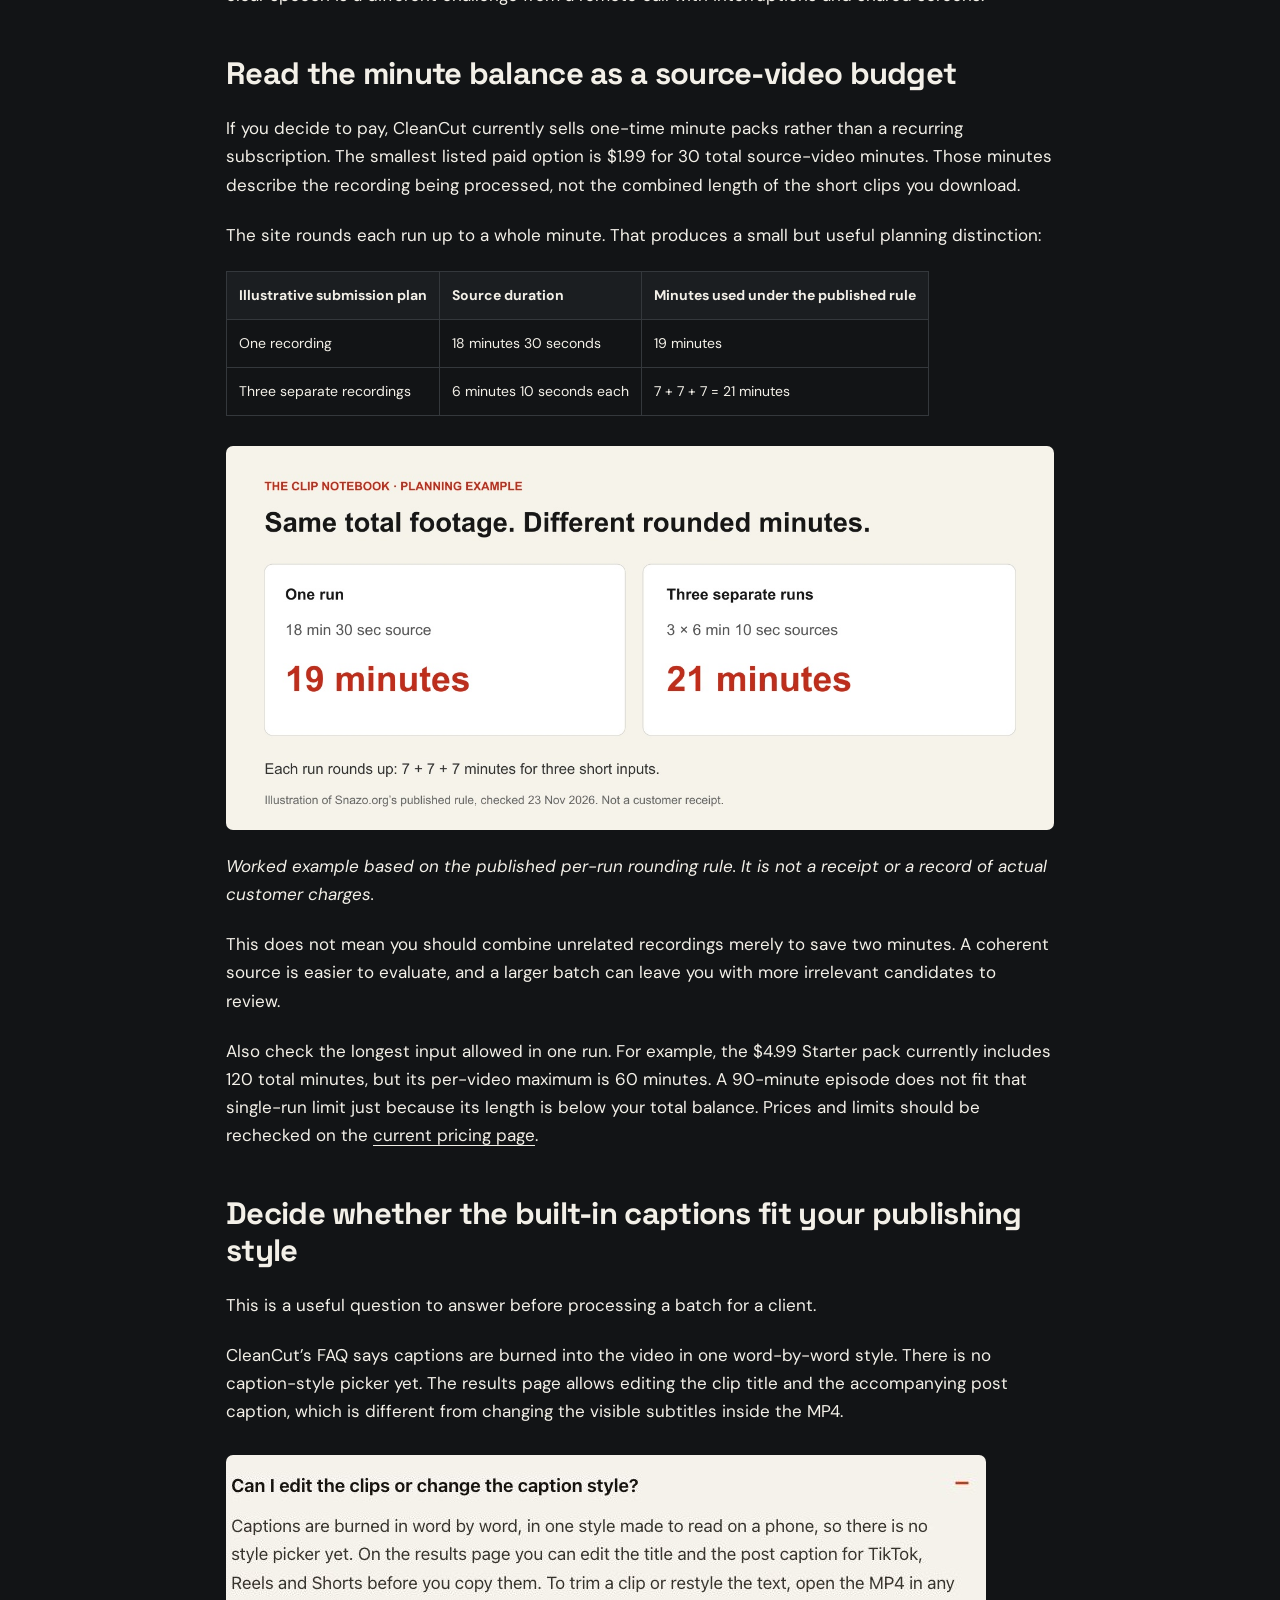
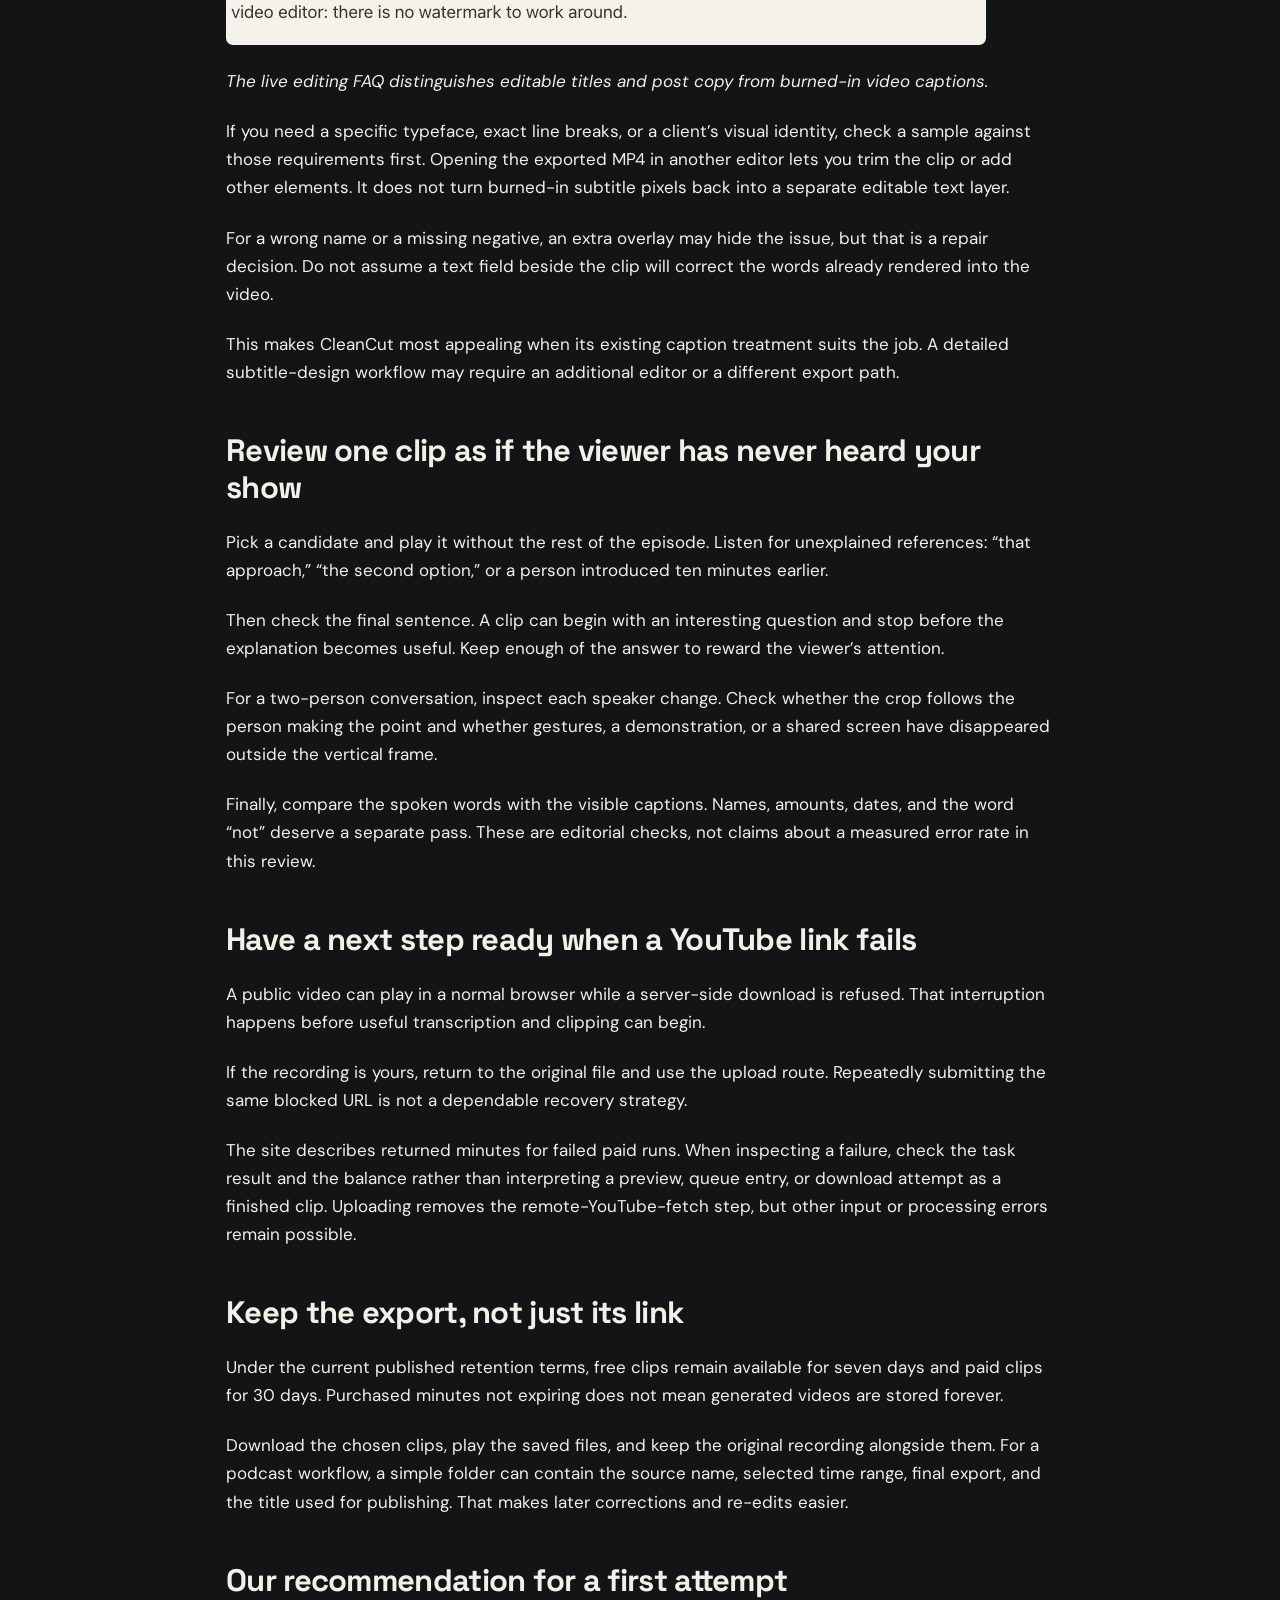
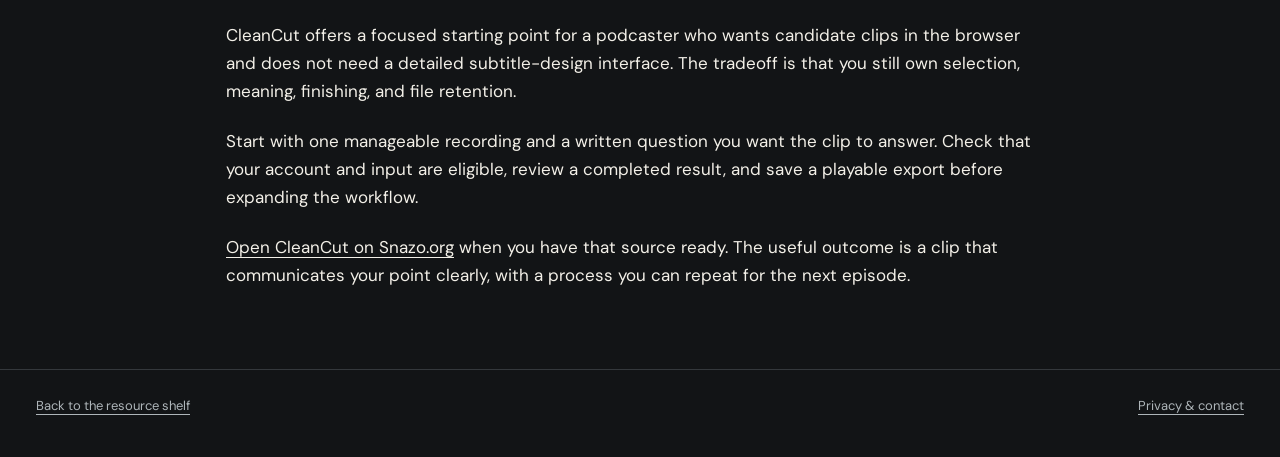
<file: docs/guides/snazo-podcast-clips-review.html>
<!doctype html><html lang="en"><head><meta charset="utf-8"><meta name="viewport" content="width=device-width,initial-scale=1"><title>Snazo.org Review: A Podcaster’s First-Upload Checklist — The Clip Notebook</title><meta name="description" content="A new Snazo.org review for podcasters: prepare your source, understand rounded source minutes, check caption editing limits, and save the final clips."><link rel="canonical" href="https://clipnotebook.github.io/clip-notebook/guides/snazo-podcast-clips-review.html"><meta property="og:title" content="Snazo.org Review: Plan Your First Clip"><meta property="og:type" content="article"><meta property="og:image" content="https://clipnotebook.github.io/clip-notebook/assets/snazo-cover.png"><link rel="icon" href="../assets/avatar.png"><link rel="stylesheet" href="../style.css"></head><body><header><a class="brand" href="../"><img src="../assets/avatar.png" alt="">The Clip Notebook</a><nav><a href="../#resources">Resources</a></nav></header><main class="article"><img src="../assets/snazo-cover.png" alt="Snazo.org review: plan your first clip"><p style="font-size:13px;color:#aeb5b9">Cover illustration generated with AI. This review’s website captures and planning example are labeled below.</p><h1>Snazo.org Review: A Podcaster’s First-Upload Checklist</h1>
<p>What to prepare, what the browser tool handles, and what still needs your judgment before a clip is ready to post.</p>
<p>You have finished recording. The episode is exported, the microphones are packed away, and the next job is to find something short enough to share.</p>
<p>Before sending the entire recording to an AI clipper, it helps to decide what a useful first result would look like. Perhaps it is one answer that explains your guest’s experience. Perhaps it is a short exchange that makes someone want to hear the rest. That choice gives you a way to judge the tool beyond counting how many files it returns.</p>
<p>This review looks at CleanCut on <a href="https://snazo.org/?utm_source=github-pages&amp;utm_medium=outreach&amp;utm_campaign=backlinks">Snazo.org</a> from that starting point: preparing a first upload, understanding the processing allowance, and deciding what to do with the result.</p>
<p><strong>About this review:</strong> Our team operates CleanCut on Snazo.org. It is a separate service from Snazo.app and has no affiliation with it. We inspected the live interface, pricing, and editing FAQ on November 23, 2026. The examples below are planning examples; we have not presented a newly generated podcast as a completed test.</p>
<h2>Choose one question the clip should answer</h2>
<p>A whole episode can contain several competing topics. A first upload is easier to evaluate if you already know the part you care about.</p>
<p>Write down one question before opening the tool. For an interview with a local business owner, it might be: “What changed after their first unsuccessful launch?” For an educational podcast, it might be: “Which mistake should a beginner avoid?”</p>
<p>Those are examples, not prompts that CleanCut necessarily accepts as processing controls. Their purpose is to give you an editorial target when reviewing its selections.</p>
<p>Choose source footage with audible conversation and enough surrounding context to understand the answer. Avoid starting your evaluation with a music montage, several people speaking over one another, or a long section of silence. The upload interface itself says talking videos work best and specifically distinguishes them from songs and music videos.</p>
<h2>Prepare the source you can actually submit</h2>
<p>CleanCut’s browser interface accepts a file or a YouTube link. The upload panel lists MP4, MOV, and WebM, with a maximum file size of 4 GB.</p>
<p>If you recorded the podcast, your original export is a sensible starting point. It gives you control over the version, audio mix, and file you are sending. Check that the file opens locally, contains the intended audio track, and includes the end of the conversation.</p>
<p><img src="../assets/snazo-upload.jpg" alt="CleanCut upload panel and supported inputs"></p>
<p><em>Snazo.org’s upload interface, captured for this review. The page recommends talking videos and lists supported input formats.</em></p>
<p>File size and duration are separate checks. A short, high-bitrate recording can exceed the upload limit; a small compressed file can still contain a long episode. Inspect both before choosing an allowance or paid pack.</p>
<p>If you shorten a recording before uploading, keep the introduction needed to identify the subject of the conversation. The aim is to remove irrelevant material, not to make an answer incomprehensible before the clipper sees it.</p>
<h2>Make the first run small enough to learn from</h2>
<p>The current free offer is one eligible video per day, up to 30 minutes, with a free account. Eligibility also depends on region, usage controls, and available daily processing capacity. Seeing a free option on the pricing page does not guarantee every account can start a free job at any moment.</p>
<p>For an initial evaluation, a short section with one speaker change and a clear answer can be more informative than an entire show. You can inspect whether the tool follows the right person and whether the extracted answer makes sense, without committing a large source file.</p>
<p>The purpose is to find out whether the output fits your material. An interview with steady framing and clear speech is a different challenge from a remote call with interruptions and shared screens.</p>
<h2>Read the minute balance as a source-video budget</h2>
<p>If you decide to pay, CleanCut currently sells one-time minute packs rather than a recurring subscription. The smallest listed paid option is $1.99 for 30 total source-video minutes. Those minutes describe the recording being processed, not the combined length of the short clips you download.</p>
<p>The site rounds each run up to a whole minute. That produces a small but useful planning distinction:</p>
<table>
<thead>
<tr>
<th>Illustrative submission plan</th>
<th>Source duration</th>
<th>Minutes used under the published rule</th>
</tr>
</thead>
<tbody><tr>
<td>One recording</td>
<td>18 minutes 30 seconds</td>
<td>19 minutes</td>
</tr>
<tr>
<td>Three separate recordings</td>
<td>6 minutes 10 seconds each</td>
<td>7 + 7 + 7 = 21 minutes</td>
</tr>
</tbody></table>
<p><img src="../assets/snazo-minute-example.jpg" alt="An example of source-minute rounding"></p>
<p><em>Worked example based on the published per-run rounding rule. It is not a receipt or a record of actual customer charges.</em></p>
<p>This does not mean you should combine unrelated recordings merely to save two minutes. A coherent source is easier to evaluate, and a larger batch can leave you with more irrelevant candidates to review.</p>
<p>Also check the longest input allowed in one run. For example, the $4.99 Starter pack currently includes 120 total minutes, but its per-video maximum is 60 minutes. A 90-minute episode does not fit that single-run limit just because its length is below your total balance. Prices and limits should be rechecked on the <a href="https://snazo.org/pricing/?utm_source=github-pages&amp;utm_medium=outreach&amp;utm_campaign=backlinks">current pricing page</a>.</p>
<h2>Decide whether the built-in captions fit your publishing style</h2>
<p>This is a useful question to answer before processing a batch for a client.</p>
<p>CleanCut’s FAQ says captions are burned into the video in one word-by-word style. There is no caption-style picker yet. The results page allows editing the clip title and the accompanying post caption, which is different from changing the visible subtitles inside the MP4.</p>
<p><img src="../assets/snazo-caption-faq.jpg" alt="CleanCut explains its caption-editing boundary"></p>
<p><em>The live editing FAQ distinguishes editable titles and post copy from burned-in video captions.</em></p>
<p>If you need a specific typeface, exact line breaks, or a client’s visual identity, check a sample against those requirements first. Opening the exported MP4 in another editor lets you trim the clip or add other elements. It does not turn burned-in subtitle pixels back into a separate editable text layer.</p>
<p>For a wrong name or a missing negative, an extra overlay may hide the issue, but that is a repair decision. Do not assume a text field beside the clip will correct the words already rendered into the video.</p>
<p>This makes CleanCut most appealing when its existing caption treatment suits the job. A detailed subtitle-design workflow may require an additional editor or a different export path.</p>
<h2>Review one clip as if the viewer has never heard your show</h2>
<p>Pick a candidate and play it without the rest of the episode. Listen for unexplained references: “that approach,” “the second option,” or a person introduced ten minutes earlier.</p>
<p>Then check the final sentence. A clip can begin with an interesting question and stop before the explanation becomes useful. Keep enough of the answer to reward the viewer’s attention.</p>
<p>For a two-person conversation, inspect each speaker change. Check whether the crop follows the person making the point and whether gestures, a demonstration, or a shared screen have disappeared outside the vertical frame.</p>
<p>Finally, compare the spoken words with the visible captions. Names, amounts, dates, and the word “not” deserve a separate pass. These are editorial checks, not claims about a measured error rate in this review.</p>
<h2>Have a next step ready when a YouTube link fails</h2>
<p>A public video can play in a normal browser while a server-side download is refused. That interruption happens before useful transcription and clipping can begin.</p>
<p>If the recording is yours, return to the original file and use the upload route. Repeatedly submitting the same blocked URL is not a dependable recovery strategy.</p>
<p>The site describes returned minutes for failed paid runs. When inspecting a failure, check the task result and the balance rather than interpreting a preview, queue entry, or download attempt as a finished clip. Uploading removes the remote-YouTube-fetch step, but other input or processing errors remain possible.</p>
<h2>Keep the export, not just its link</h2>
<p>Under the current published retention terms, free clips remain available for seven days and paid clips for 30 days. Purchased minutes not expiring does not mean generated videos are stored forever.</p>
<p>Download the chosen clips, play the saved files, and keep the original recording alongside them. For a podcast workflow, a simple folder can contain the source name, selected time range, final export, and the title used for publishing. That makes later corrections and re-edits easier.</p>
<h2>Our recommendation for a first attempt</h2>
<p>CleanCut offers a focused starting point for a podcaster who wants candidate clips in the browser and does not need a detailed subtitle-design interface. The tradeoff is that you still own selection, meaning, finishing, and file retention.</p>
<p>Start with one manageable recording and a written question you want the clip to answer. Check that your account and input are eligible, review a completed result, and save a playable export before expanding the workflow.</p>
<p><a href="https://snazo.org/?utm_source=github-pages&amp;utm_medium=outreach&amp;utm_campaign=backlinks">Open CleanCut on Snazo.org</a> when you have that source ready. The useful outcome is a clip that communicates your point clearly, with a process you can repeat for the next episode.</p>
</main><footer><a href="../">Back to the resource shelf</a><a href="../privacy.html">Privacy & contact</a></footer></body></html>
</file>
<file: docs/style.css>
@import url('https://fonts.googleapis.com/css2?family=DM+Sans:wght@400;500;600;700&family=Space+Grotesk:wght@400;500;600;700&display=swap');
:root{color-scheme:dark;--bg:#121416;--panel:#1b1e21;--line:#34383c;--ink:#f3f0e8;--muted:#aeb5b9;--orange:#ff762f}*{box-sizing:border-box}html{scroll-behavior:smooth}body{margin:0;background:var(--bg);color:var(--ink);font:17px/1.65 'DM Sans',sans-serif}a{color:inherit;text-underline-offset:4px}a:hover{color:var(--orange)}img{max-width:100%;display:block}button{font:inherit;cursor:pointer}header,main,footer{max-width:1280px;margin:auto;padding:0 36px}header{height:104px;display:flex;align-items:center;justify-content:space-between;border-bottom:1px solid var(--line)}.brand{display:flex;align-items:center;gap:12px;text-decoration:none;font-family:'Space Grotesk',sans-serif;font-weight:700;font-size:21px;letter-spacing:-.5px}.brand img{width:40px;height:40px;border-radius:10px}nav{display:flex;gap:28px;font-size:15px}nav a{text-decoration:none}.hero{padding:72px 0 64px;display:grid;grid-template-columns:1.05fr 1fr;gap:50px;align-items:center}.eyebrow{color:var(--orange);font-size:13px;letter-spacing:2px;text-transform:uppercase;font-weight:700}.hero h1{font-family:'Space Grotesk',sans-serif;font-size:clamp(48px,5vw,76px);line-height:1.03;letter-spacing:-4px;margin:20px 0 28px}.hero h1 span{color:var(--orange)}.hero p{color:var(--muted);max-width:520px;font-size:18px}.button{display:inline-block;background:var(--orange);color:#141414;text-decoration:none;padding:12px 20px;font-weight:700;border:0;border-radius:5px}.button:hover{background:#ff965b;color:#141414}.hero-art{border:1px solid var(--line);border-radius:12px;overflow:hidden;background:#252527}.hero-art img{width:100%;aspect-ratio:16/9;object-fit:cover}.hero-art small{display:block;padding:14px 18px;color:var(--muted);font-size:13px}.section{padding:48px 0;border-top:1px solid var(--line)}.section-head{display:flex;justify-content:space-between;align-items:end;gap:20px;margin-bottom:28px}h2,h3,h4{font-family:'Space Grotesk',sans-serif;line-height:1.2;letter-spacing:-.7px}h2{font-size:34px;margin:8px 0}h3{font-size:23px}.section-head p{color:var(--muted);max-width:440px;margin:0}.filters{display:flex;gap:8px;flex-wrap:wrap;margin-bottom:26px}.filters button{background:transparent;color:var(--muted);border:1px solid var(--line);border-radius:30px;padding:7px 17px;font-size:14px}.filters button[aria-pressed=true]{background:var(--ink);color:#111;border-color:var(--ink)}.resources{display:grid;grid-template-columns:repeat(3,1fr);gap:18px}.resource{padding:26px;background:var(--panel);border:1px solid var(--line);border-radius:8px;display:flex;flex-direction:column;min-height:265px}.resource h3{margin:14px 0}.resource p{font-size:15px;color:var(--muted);margin:0 0 22px}.resource a{margin-top:auto;font-size:15px}.tag{font-size:12px;letter-spacing:1.4px;text-transform:uppercase;color:var(--orange)}.recipe{display:grid;grid-template-columns:1fr 1.5fr;gap:40px}.recipe p,.disclosure p{color:var(--muted)}.terminal{background:#080b0e;border:1px solid var(--line);border-radius:8px;overflow:hidden}.terminal-bar{padding:12px 18px;border-bottom:1px solid var(--line);display:flex;justify-content:space-between;align-items:center;font-size:13px;color:var(--muted)}.copy{border:1px solid #555;background:#262b30;color:#fff;padding:4px 12px;border-radius:4px;font-size:13px}.terminal pre{padding:20px;white-space:pre-wrap;overflow-wrap:anywhere;color:#eee;margin:0;font:14px/1.85 Menlo,monospace}.checks{display:grid;grid-template-columns:repeat(2,1fr);gap:12px}.checks label{display:flex;align-items:start;gap:12px;padding:14px 18px;border:1px solid var(--line);border-radius:5px;font-size:15px}.checks input{accent-color:var(--orange);margin-top:7px}.disclosure{font-size:15px;max-width:850px}footer{padding-top:25px;padding-bottom:40px;border-top:1px solid var(--line);display:flex;justify-content:space-between;color:var(--muted);font-size:13px}.article{max-width:900px;margin:50px auto 80px}.article h1{font:700 54px/1.1 'Space Grotesk',sans-serif;letter-spacing:-2px}.article h2{font-size:31px;margin-top:46px}.article p{margin:22px 0}.article img{margin:30px 0 8px;border-radius:7px}.article table{width:100%;border-collapse:collapse;font-size:14px;display:block;overflow-x:auto}.article td,.article th{border:1px solid var(--line);padding:12px;vertical-align:top}.article th{text-align:left;background:var(--panel)}.article pre{background:#080b0e;border:1px solid var(--line);padding:24px;overflow:auto;font:14px/1.7 Menlo,monospace}.article code{color:#ffad7e}.article pre code{white-space:pre-wrap;overflow-wrap:anywhere}.article>p:first-of-type{font-size:22px;color:var(--muted)}[hidden]{display:none!important}@media(max-width:900px){header,main,footer{padding-left:22px;padding-right:22px}nav{gap:14px}.hero{grid-template-columns:1fr;padding-top:42px;gap:28px}.hero h1{letter-spacing:-2px}.resources{grid-template-columns:1fr 1fr}.recipe{grid-template-columns:1fr}.section-head{display:block}.section-head p{margin-top:14px}.article h1{font-size:40px}}@media(max-width:560px){header{height:auto;padding-top:20px;padding-bottom:20px;display:block}nav{margin-top:20px}.brand{font-size:19px}.resources,.checks{grid-template-columns:1fr}footer{display:block}.hero h1{font-size:48px}}
</file>
